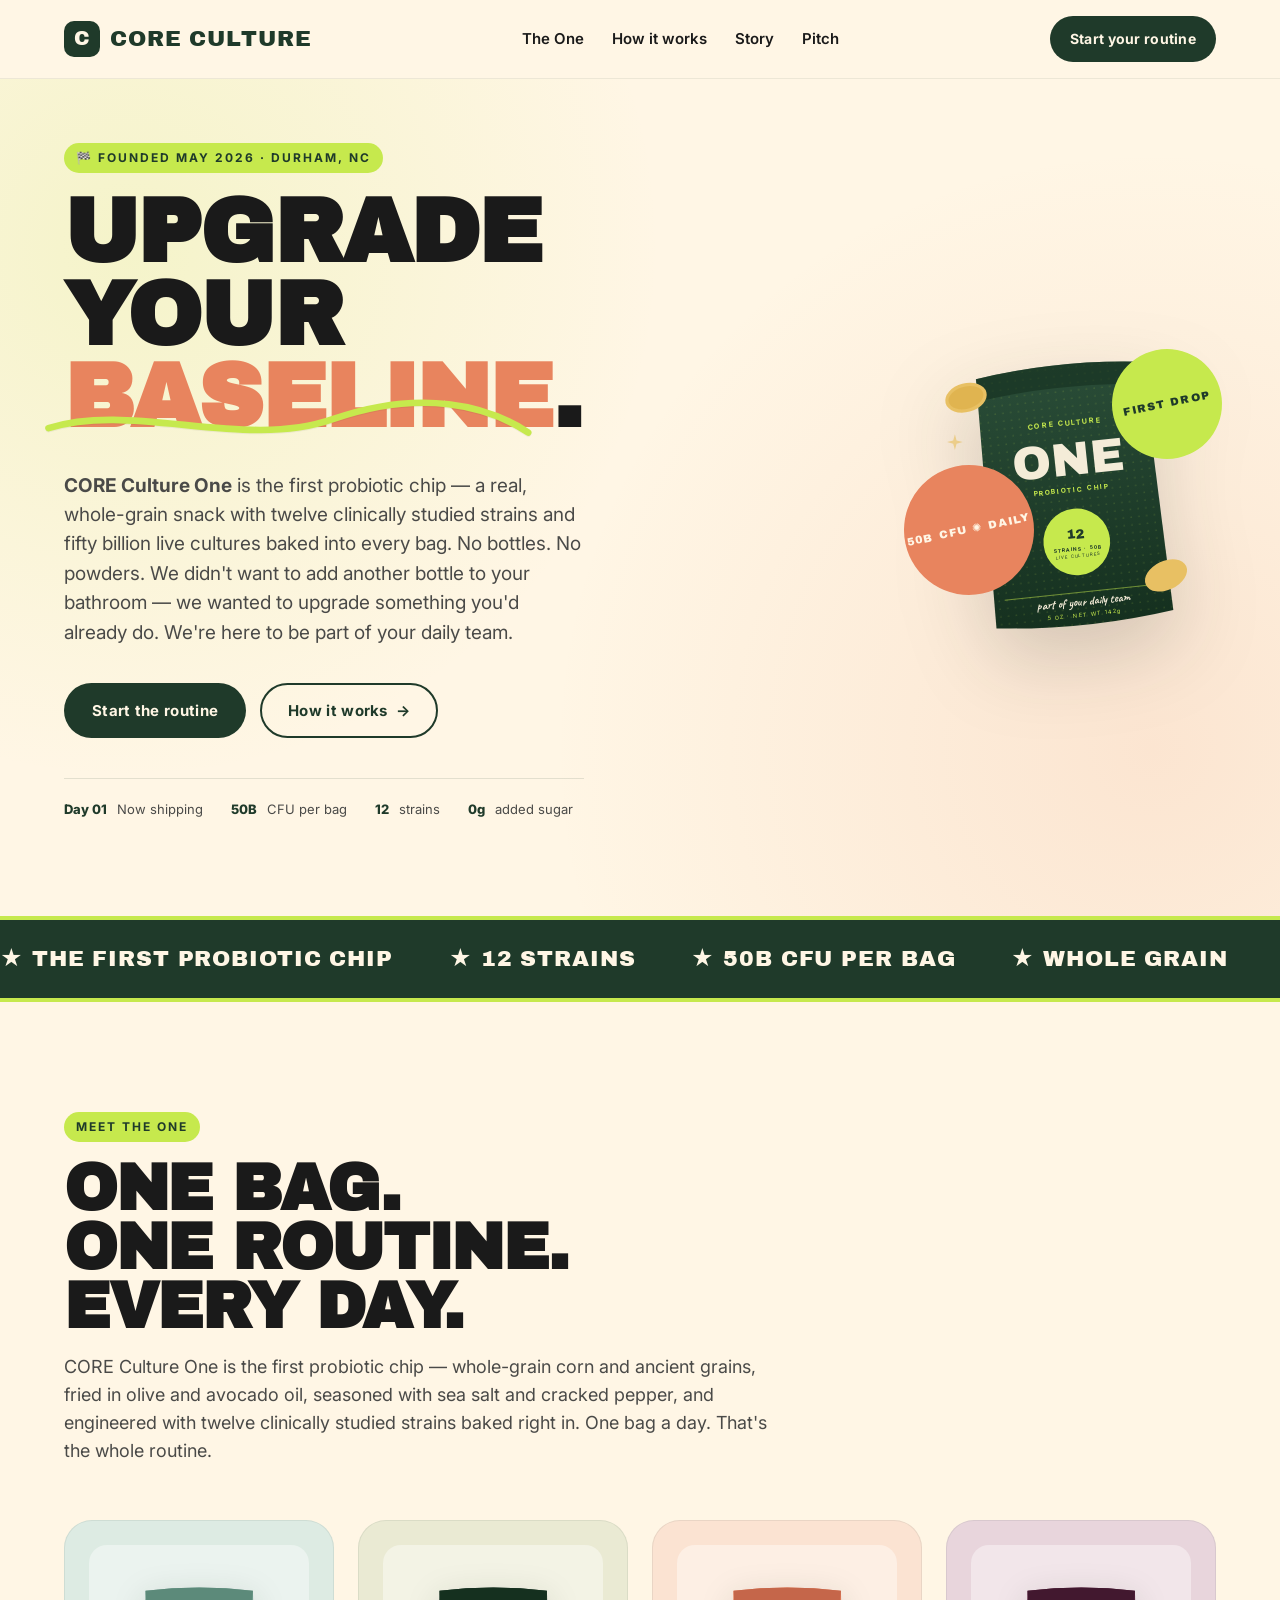
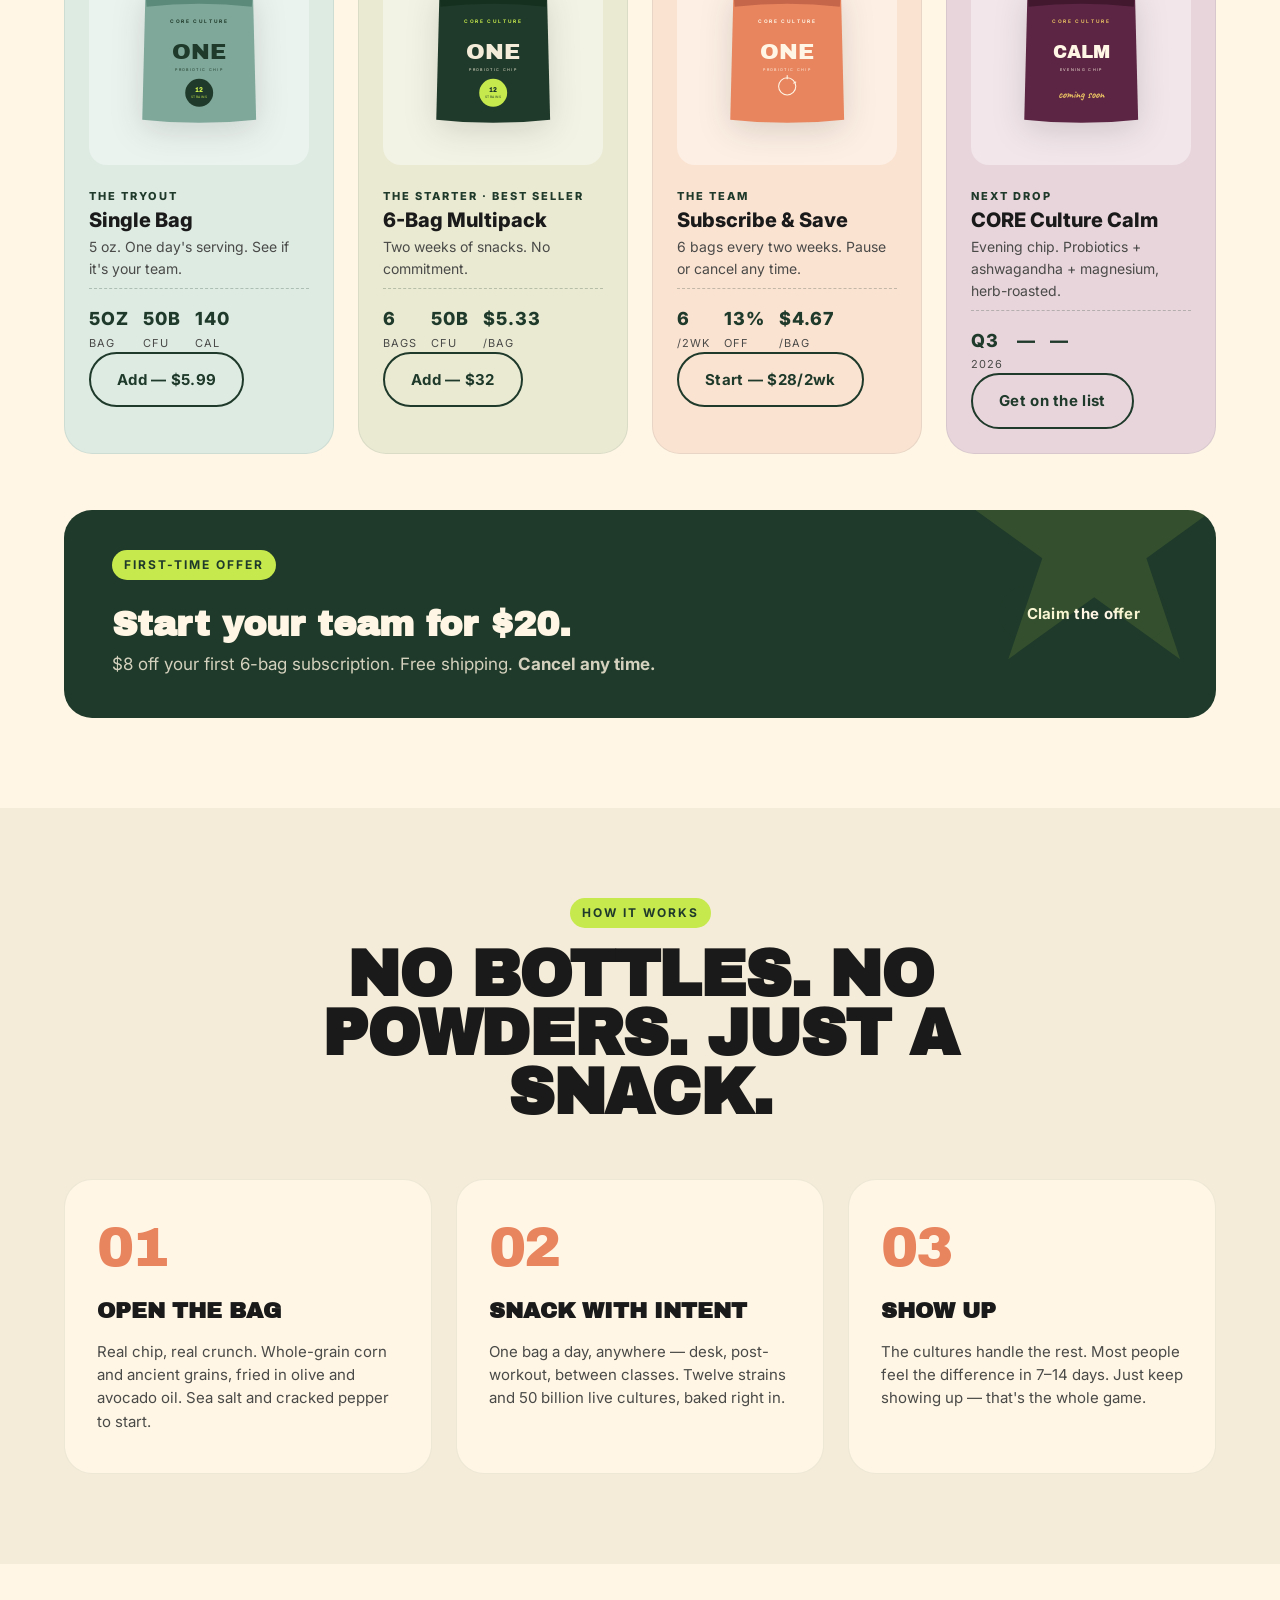
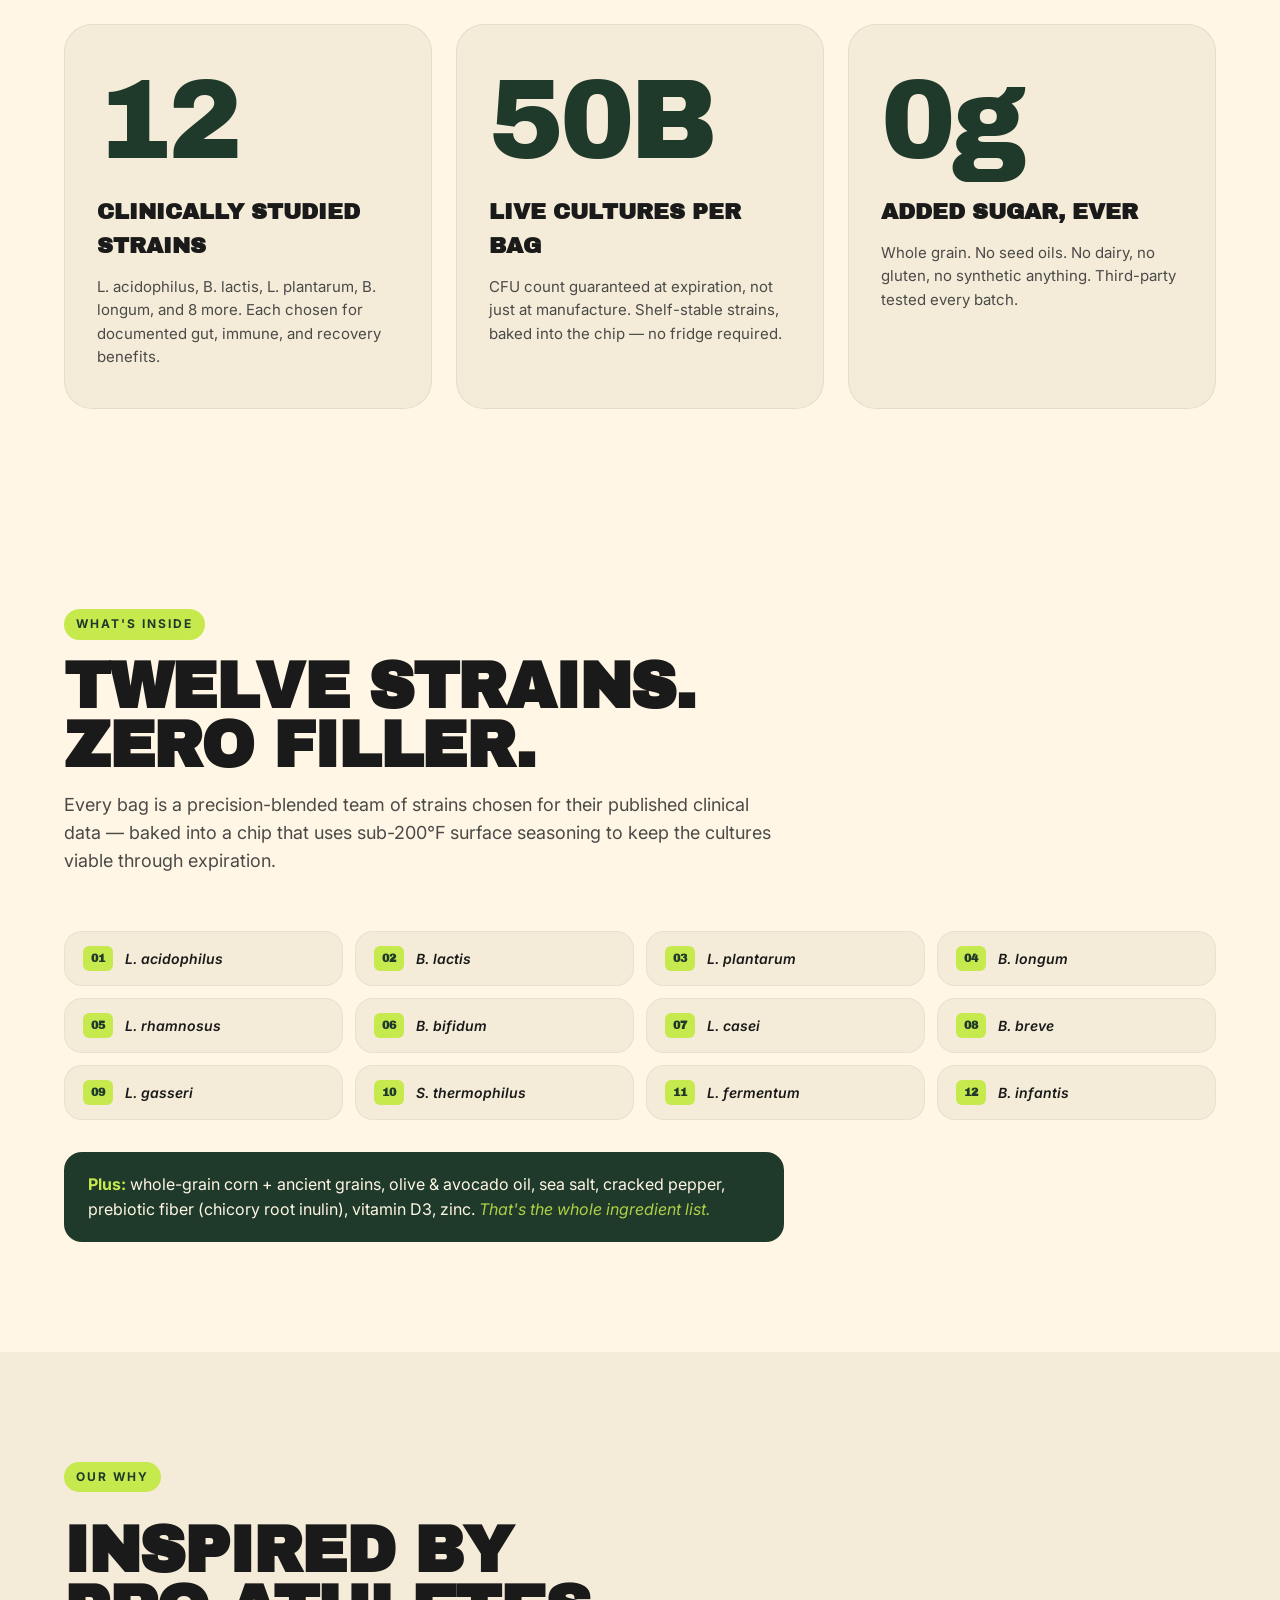
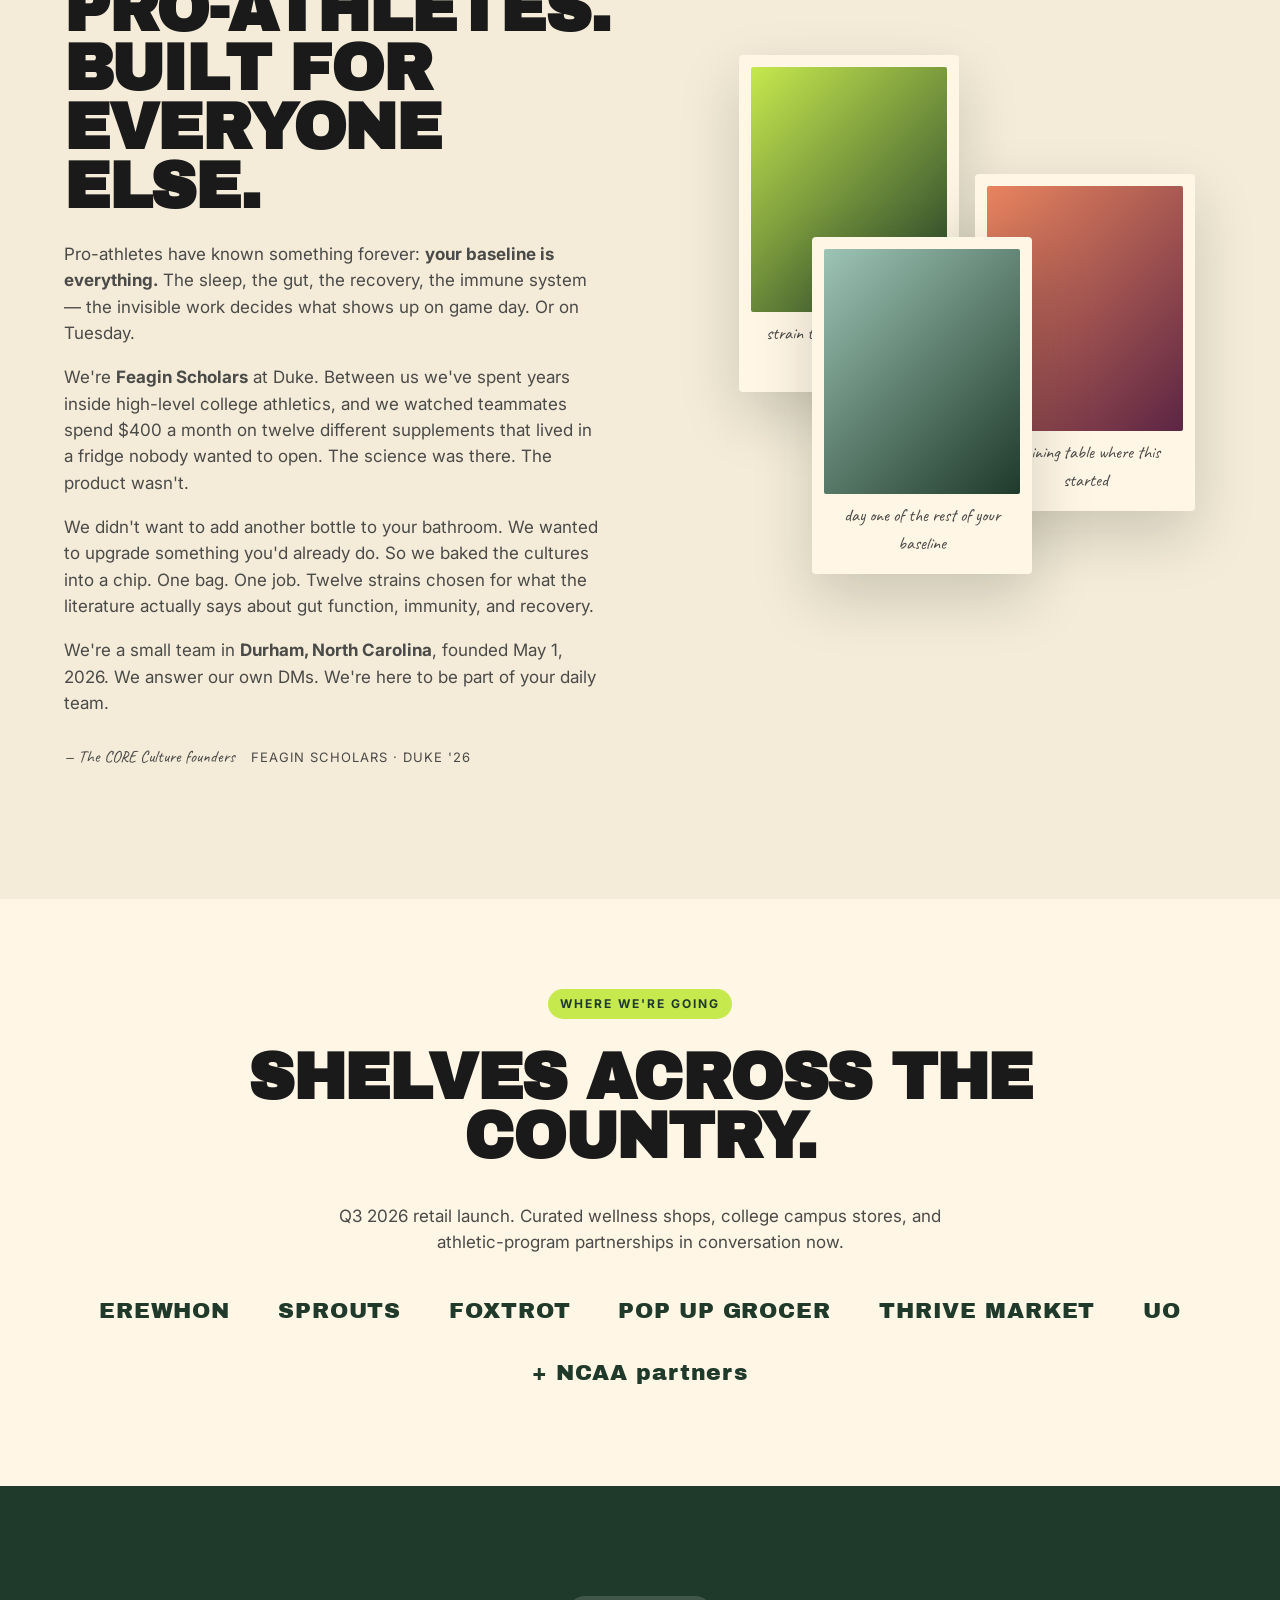
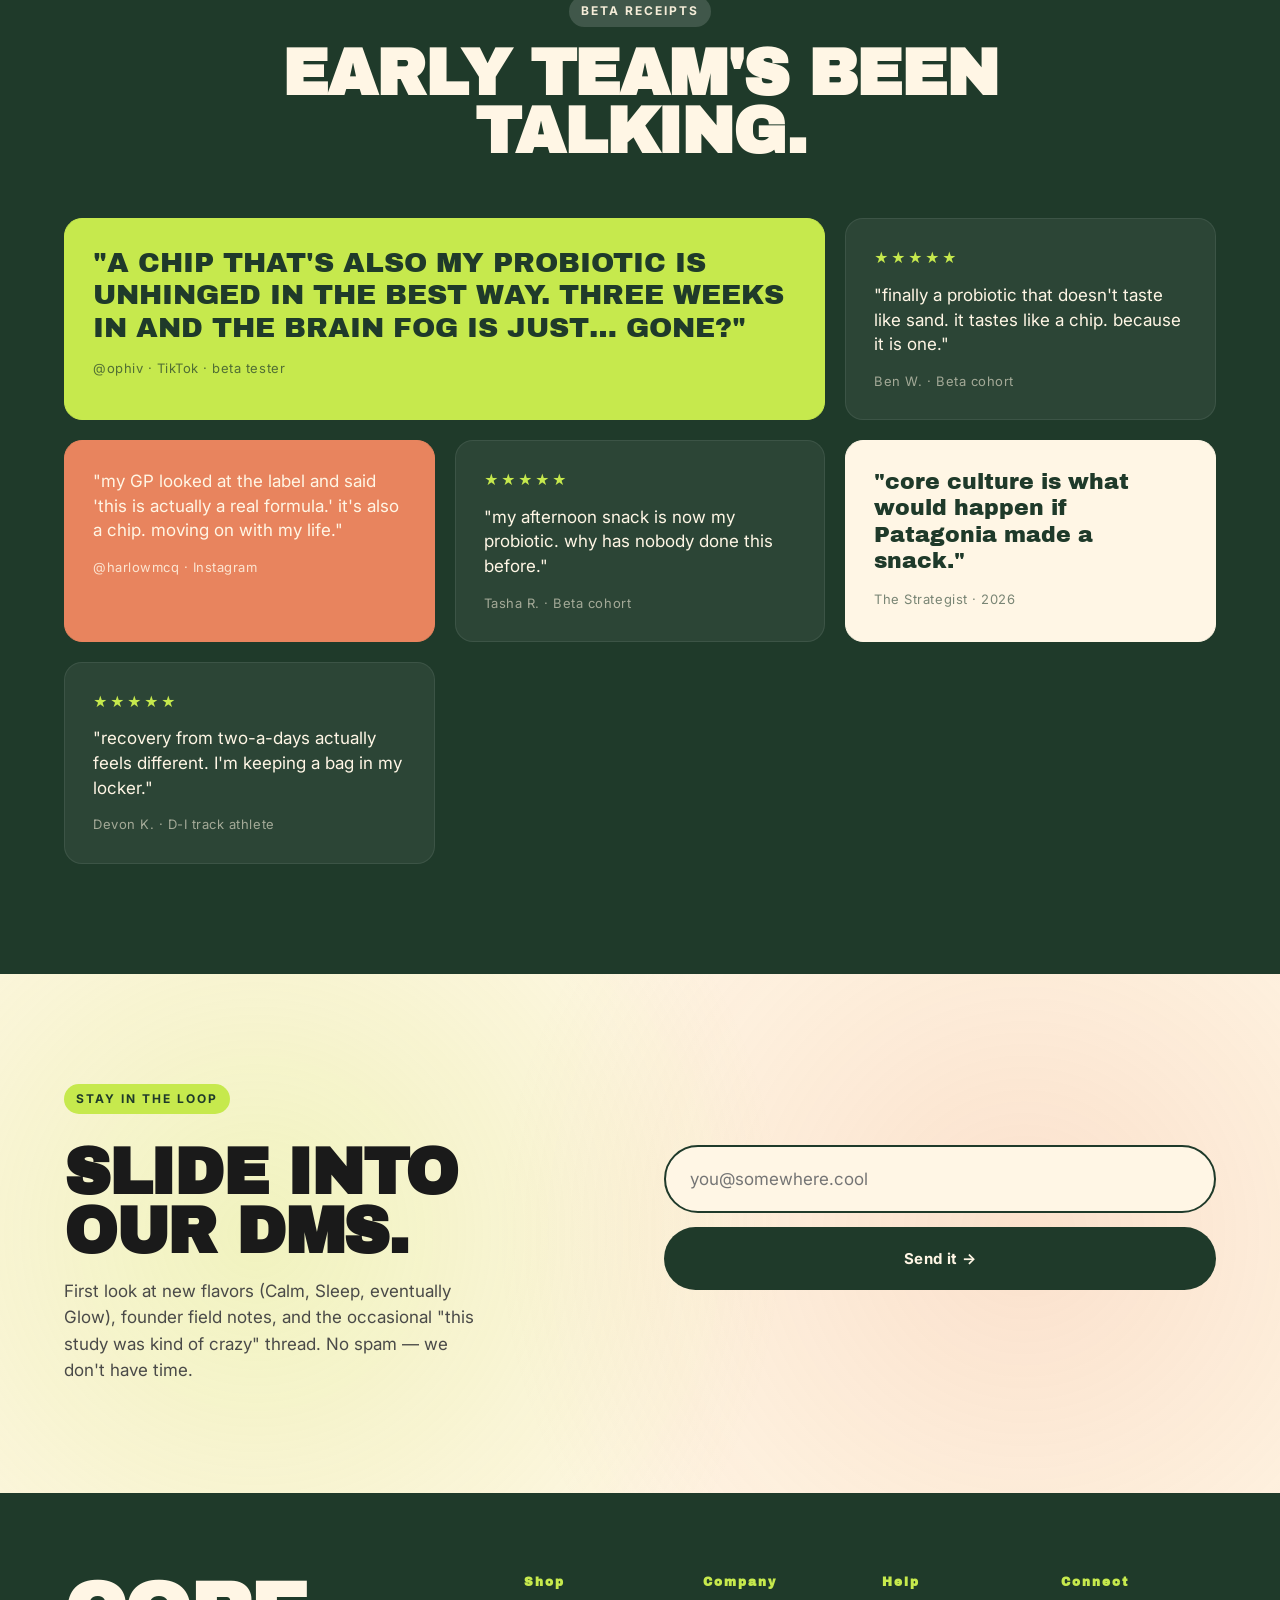
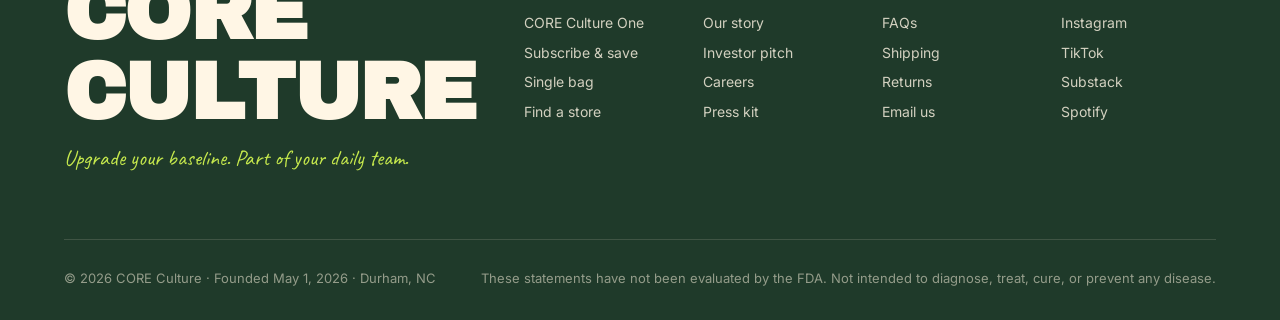
<file: index.html>
<!DOCTYPE html>
<html lang="en">
<head>
  <meta charset="UTF-8" />
  <meta name="viewport" content="width=device-width, initial-scale=1.0" />
  <title>CORE Culture — Upgrade your baseline.</title>
  <meta name="description" content="CORE Culture One: the first probiotic chip. 12 clinically studied strains, 50 billion live cultures, zero added sugar — baked into a real, whole-grain chip you'd already eat. Athlete-inspired. Part of your daily team." />
  <meta name="theme-color" content="#1F3A2A" />

  <meta property="og:title" content="CORE Culture — Upgrade your baseline." />
  <meta property="og:description" content="The first probiotic chip. 12 strains. 50B cultures. No bottles, no powders. Part of your daily team." />
  <meta property="og:type" content="website" />

  <link rel="preconnect" href="https://fonts.googleapis.com" />
  <link rel="preconnect" href="https://fonts.gstatic.com" crossorigin />
  <link href="https://fonts.googleapis.com/css2?family=Archivo+Black&family=Inter:wght@400;500;600;700;800&family=Caveat:wght@500;700&display=swap" rel="stylesheet" />
  <link rel="stylesheet" href="styles.css" />

  <link rel="icon" type="image/svg+xml" href="data:image/svg+xml,%3Csvg xmlns='http://www.w3.org/2000/svg' viewBox='0 0 64 64'%3E%3Crect width='64' height='64' rx='14' fill='%231F3A2A'/%3E%3Ctext x='50%25' y='58%25' font-family='Archivo Black, sans-serif' font-size='28' fill='%23F4ECD8' text-anchor='middle'%3EC%3C/text%3E%3C/svg%3E" />
</head>
<body>
  <a class="skip-link" href="#main">Skip to content</a>

  <header class="nav" id="nav">
    <div class="container nav__inner">
      <a href="#" class="nav__brand" aria-label="CORE Culture home">
        <span class="brand-mark">C</span>
        <span class="brand-text">CORE CULTURE</span>
      </a>
      <nav class="nav__links" aria-label="Primary">
        <a href="#product">The One</a>
        <a href="#how">How it works</a>
        <a href="#story">Story</a>
        <a href="slides/">Pitch</a>
      </nav>
      <a href="#product" class="btn btn--primary nav__cta">Start your routine</a>
      <button class="nav__toggle" aria-label="Open menu" aria-expanded="false" aria-controls="mobileMenu">
        <span></span><span></span><span></span>
      </button>
    </div>
    <div class="nav__mobile" id="mobileMenu" hidden>
      <a href="#product">The One</a>
      <a href="#how">How it works</a>
      <a href="#story">Story</a>
      <a href="slides/">Pitch</a>
      <a href="#product" class="btn btn--primary">Start your routine</a>
    </div>
  </header>

  <main id="main">

    <!-- HERO -->
    <section class="hero">
      <div class="container hero__grid">
        <div class="hero__copy">
          <span class="eyebrow">🏁 Founded May 2026 · Durham, NC</span>
          <h1 class="display">
            UPGRADE YOUR<br />
            <span class="hero__good">BASELINE<svg class="hero__scribble" viewBox="0 0 220 24" aria-hidden="true"><path d="M2 14 C 40 2, 90 24, 130 10 S 200 4, 218 16" fill="none" stroke="currentColor" stroke-width="3" stroke-linecap="round"/></svg></span>.
          </h1>
          <p class="hero__sub">
            <strong>CORE Culture One</strong> is the first probiotic chip — a real, whole-grain snack with twelve clinically studied strains and fifty billion live cultures baked into every bag. No bottles. No powders. We didn't want to add another bottle to your bathroom — we wanted to upgrade something you'd already do. We're here to be part of your daily team.
          </p>
          <div class="hero__cta">
            <a href="#product" class="btn btn--primary">Start the routine</a>
            <a href="#how" class="btn btn--ghost">How it works <span aria-hidden="true">→</span></a>
          </div>
          <div class="hero__meta">
            <div><strong>Day 01</strong> Now shipping</div>
            <div><strong>50B</strong> CFU per bag</div>
            <div><strong>12</strong> strains</div>
            <div><strong>0g</strong> added sugar</div>
          </div>
        </div>

        <div class="hero__art" aria-hidden="true">
          <svg viewBox="0 0 480 540" class="hero__bag">
            <defs>
              <linearGradient id="bagGrad" x1="0" y1="0" x2="0" y2="1">
                <stop offset="0" stop-color="#2A4D38"/>
                <stop offset="1" stop-color="#15301F"/>
              </linearGradient>
              <pattern id="dots" x="0" y="0" width="14" height="14" patternUnits="userSpaceOnUse">
                <circle cx="2" cy="2" r="1.2" fill="#C6E94D" opacity=".25"/>
              </pattern>
            </defs>

            <!-- main chip bag, tilted -->
            <g transform="translate(70 50) rotate(-6 180 240)">
              <path d="M30 20 Q180 0 330 20 L340 470 Q180 490 20 470 Z" fill="url(#bagGrad)"/>
              <path d="M30 20 Q180 0 330 20 L340 470 Q180 490 20 470 Z" fill="url(#dots)"/>
              <path d="M30 20 Q180 0 330 20 L325 60 Q180 42 35 60 Z" fill="#15301F" opacity=".6"/>
              <text x="180" y="120" text-anchor="middle" fill="#C6E94D" font-family="Inter" font-size="13" letter-spacing="3" font-weight="700">CORE CULTURE</text>
              <text x="180" y="210" text-anchor="middle" fill="#F4ECD8" font-family="Archivo Black" font-size="84">ONE</text>
              <text x="180" y="240" text-anchor="middle" fill="#C6E94D" font-family="Inter" font-size="12" letter-spacing="3" font-weight="700">PROBIOTIC CHIP</text>
              <circle cx="180" cy="330" r="60" fill="#C6E94D"/>
              <text x="180" y="324" text-anchor="middle" fill="#1F3A2A" font-family="Archivo Black" font-size="24">12</text>
              <text x="180" y="346" text-anchor="middle" fill="#1F3A2A" font-family="Inter" font-size="9" letter-spacing="2" font-weight="700">STRAINS · 50B</text>
              <text x="180" y="358" text-anchor="middle" fill="#1F3A2A" font-family="Inter" font-size="8" letter-spacing="1.5">LIVE CULTURES</text>
              <rect x="40" y="420" width="280" height="2" fill="#C6E94D" opacity=".5"/>
              <text x="180" y="445" text-anchor="middle" fill="#F4ECD8" font-family="Caveat" font-weight="700" font-size="22">part of your daily team</text>
              <text x="180" y="465" text-anchor="middle" fill="#C6E94D" font-family="Inter" font-size="10" letter-spacing="2">5 OZ · NET WT 142g</text>
            </g>

            <!-- floating chips -->
            <g class="float-1">
              <ellipse cx="60" cy="120" rx="38" ry="26" fill="#E8C063" transform="rotate(-15 60 120)"/>
              <ellipse cx="60" cy="120" rx="32" ry="20" fill="#D9A93F" transform="rotate(-15 60 120)" opacity=".5"/>
            </g>
            <g class="float-2">
              <ellipse cx="430" cy="80" rx="34" ry="22" fill="#E8C063" transform="rotate(20 430 80)"/>
            </g>
            <g class="float-3">
              <ellipse cx="420" cy="440" rx="40" ry="26" fill="#E8C063" transform="rotate(-25 420 440)"/>
            </g>
            <!-- mint/rosemary leaf -->
            <path d="M30 380 Q60 360 90 390 Q60 410 30 380" fill="#C6E94D"/>
            <path d="M55 375 L 65 400" stroke="#1F3A2A" stroke-width="1.5"/>
            <!-- sparkle -->
            <g transform="translate(40 200)" opacity=".65">
              <path d="M0 -14 L 3 -3 L 14 0 L 3 3 L 0 14 L -3 3 L -14 0 L -3 -3 Z" fill="#E8C063"/>
            </g>
          </svg>
          <div class="hero__sticker hero__sticker--1"><span>FIRST DROP</span></div>
          <div class="hero__sticker hero__sticker--2"><span>50B CFU ✺ DAILY</span></div>
        </div>
      </div>
    </section>

    <!-- MARQUEE -->
    <section class="marquee" aria-hidden="true">
      <div class="marquee__track">
        <span>★ THE FIRST PROBIOTIC CHIP</span>
        <span>★ 12 STRAINS</span>
        <span>★ 50B CFU PER BAG</span>
        <span>★ WHOLE GRAIN</span>
        <span>★ NO SEED OILS</span>
        <span>★ 0g ADDED SUGAR</span>
        <span>★ THIRD-PARTY TESTED</span>
        <span>★ THE FIRST PROBIOTIC CHIP</span>
        <span>★ 12 STRAINS</span>
        <span>★ 50B CFU PER BAG</span>
        <span>★ WHOLE GRAIN</span>
        <span>★ NO SEED OILS</span>
        <span>★ 0g ADDED SUGAR</span>
        <span>★ THIRD-PARTY TESTED</span>
      </div>
    </section>

    <!-- PRODUCT -->
    <section class="products" id="product">
      <div class="container">
        <header class="section-head">
          <span class="eyebrow">Meet The One</span>
          <h2 class="display section-head__title">One bag.<br/>One routine.<br/>Every day.</h2>
          <p class="section-head__sub">CORE Culture One is the first probiotic chip — whole-grain corn and ancient grains, fried in olive and avocado oil, seasoned with sea salt and cracked pepper, and engineered with twelve clinically studied strains baked right in. One bag a day. That's the whole routine.</p>
        </header>

        <div class="products__grid">
          <!-- The Tryout: Single bag -->
          <article class="card" data-color="aqua">
            <div class="card__art">
              <svg viewBox="0 0 240 280" class="card__bag" aria-hidden="true">
                <path d="M20 20 Q120 8 220 20 L226 260 Q120 272 14 260 Z" fill="#7FA89A"/>
                <path d="M20 20 Q120 8 220 20 L218 50 Q120 38 22 50 Z" fill="#5C8A7A"/>
                <text x="120" y="80" text-anchor="middle" fill="#1F3A2A" font-family="Inter" font-size="9" letter-spacing="3" font-weight="700">CORE CULTURE</text>
                <text x="120" y="148" text-anchor="middle" fill="#1F3A2A" font-family="Archivo Black" font-size="42">ONE</text>
                <text x="120" y="170" text-anchor="middle" fill="#1F3A2A" font-family="Inter" font-size="7" letter-spacing="2.5">PROBIOTIC CHIP</text>
                <circle cx="120" cy="210" r="26" fill="#1F3A2A"/>
                <text x="120" y="208" text-anchor="middle" fill="#C6E94D" font-family="Archivo Black" font-size="11">12</text>
                <text x="120" y="220" text-anchor="middle" fill="#C6E94D" font-family="Inter" font-size="6" letter-spacing="1">STRAINS</text>
              </svg>
            </div>
            <div class="card__body">
              <span class="card__tag">THE TRYOUT</span>
              <h3 class="card__name">Single Bag</h3>
              <p class="card__desc">5 oz. One day's serving. See if it's your team.</p>
              <ul class="card__stats">
                <li><strong>5oz</strong>bag</li>
                <li><strong>50B</strong>CFU</li>
                <li><strong>140</strong>cal</li>
              </ul>
              <button class="btn btn--ghost card__btn">Add — $5.99</button>
            </div>
          </article>

          <!-- The Starter: 6-pack -->
          <article class="card" data-color="green">
            <div class="card__art">
              <svg viewBox="0 0 240 280" class="card__bag" aria-hidden="true">
                <path d="M20 20 Q120 8 220 20 L226 260 Q120 272 14 260 Z" fill="#1F3A2A"/>
                <path d="M20 20 Q120 8 220 20 L218 50 Q120 38 22 50 Z" fill="#15301F"/>
                <text x="120" y="80" text-anchor="middle" fill="#C6E94D" font-family="Inter" font-size="9" letter-spacing="3" font-weight="700">CORE CULTURE</text>
                <text x="120" y="148" text-anchor="middle" fill="#F4ECD8" font-family="Archivo Black" font-size="42">ONE</text>
                <text x="120" y="170" text-anchor="middle" fill="#F4ECD8" font-family="Inter" font-size="7" letter-spacing="2.5">PROBIOTIC CHIP</text>
                <circle cx="120" cy="210" r="26" fill="#C6E94D"/>
                <text x="120" y="208" text-anchor="middle" fill="#1F3A2A" font-family="Archivo Black" font-size="11">12</text>
                <text x="120" y="220" text-anchor="middle" fill="#1F3A2A" font-family="Inter" font-size="6" letter-spacing="1">STRAINS</text>
              </svg>
            </div>
            <div class="card__body">
              <span class="card__tag">THE STARTER · BEST SELLER</span>
              <h3 class="card__name">6-Bag Multipack</h3>
              <p class="card__desc">Two weeks of snacks. No commitment.</p>
              <ul class="card__stats">
                <li><strong>6</strong>bags</li>
                <li><strong>50B</strong>CFU</li>
                <li><strong>$5.33</strong>/bag</li>
              </ul>
              <button class="btn btn--ghost card__btn">Add — $32</button>
            </div>
          </article>

          <!-- The Team: subscription -->
          <article class="card" data-color="coral">
            <div class="card__art">
              <svg viewBox="0 0 240 280" class="card__bag" aria-hidden="true">
                <path d="M20 20 Q120 8 220 20 L226 260 Q120 272 14 260 Z" fill="#E8845E"/>
                <path d="M20 20 Q120 8 220 20 L218 50 Q120 38 22 50 Z" fill="#C5664A"/>
                <text x="120" y="80" text-anchor="middle" fill="#FFF6E5" font-family="Inter" font-size="9" letter-spacing="3" font-weight="700">CORE CULTURE</text>
                <text x="120" y="148" text-anchor="middle" fill="#FFF6E5" font-family="Archivo Black" font-size="42">ONE</text>
                <text x="120" y="170" text-anchor="middle" fill="#FFF6E5" font-family="Inter" font-size="7" letter-spacing="2.5">PROBIOTIC CHIP</text>
                <path d="M104 198 a16 16 0 1 0 32 0 a16 16 0 1 0 -32 0 M120 184 v-6 M132 192 l4 -2" stroke="#FFF6E5" stroke-width="2" fill="none" stroke-linecap="round"/>
              </svg>
            </div>
            <div class="card__body">
              <span class="card__tag">THE TEAM</span>
              <h3 class="card__name">Subscribe &amp; Save</h3>
              <p class="card__desc">6 bags every two weeks. Pause or cancel any time.</p>
              <ul class="card__stats">
                <li><strong>6</strong>/2wk</li>
                <li><strong>13%</strong>off</li>
                <li><strong>$4.67</strong>/bag</li>
              </ul>
              <button class="btn btn--ghost card__btn">Start — $28/2wk</button>
            </div>
          </article>

          <!-- Next Drop -->
          <article class="card" data-color="beet">
            <div class="card__art">
              <svg viewBox="0 0 240 280" class="card__bag" aria-hidden="true">
                <path d="M20 20 Q120 8 220 20 L226 260 Q120 272 14 260 Z" fill="#5C2543"/>
                <path d="M20 20 Q120 8 220 20 L218 50 Q120 38 22 50 Z" fill="#42182F"/>
                <text x="120" y="80" text-anchor="middle" fill="#E8C063" font-family="Inter" font-size="9" letter-spacing="3" font-weight="700">CORE CULTURE</text>
                <text x="120" y="146" text-anchor="middle" fill="#FFF6E5" font-family="Archivo Black" font-size="34">CALM</text>
                <text x="120" y="170" text-anchor="middle" fill="#FFF6E5" font-family="Inter" font-size="7" letter-spacing="2.5">EVENING CHIP</text>
                <text x="120" y="220" text-anchor="middle" fill="#E8C063" font-family="Caveat" font-size="22" font-weight="700">coming soon</text>
              </svg>
            </div>
            <div class="card__body">
              <span class="card__tag">NEXT DROP</span>
              <h3 class="card__name">CORE Culture Calm</h3>
              <p class="card__desc">Evening chip. Probiotics + ashwagandha + magnesium, herb-roasted.</p>
              <ul class="card__stats">
                <li><strong>Q3</strong>2026</li>
                <li><strong>—</strong></li>
                <li><strong>—</strong></li>
              </ul>
              <button class="btn btn--ghost card__btn">Get on the list</button>
            </div>
          </article>
        </div>

        <div class="bundle">
          <div>
            <span class="eyebrow">First-time offer</span>
            <h3 class="bundle__title">Start your team for $20.</h3>
            <p>$8 off your first 6-bag subscription. Free shipping. <strong>Cancel any time.</strong></p>
          </div>
          <a href="#" class="btn btn--primary">Claim the offer</a>
        </div>
      </div>
    </section>

    <!-- HOW IT WORKS -->
    <section class="how" id="how">
      <div class="container">
        <header class="section-head section-head--center">
          <span class="eyebrow">How it works</span>
          <h2 class="display">No bottles. No powders. Just a snack.</h2>
        </header>

        <div class="how__grid">
          <div class="how__step">
            <div class="how__num">01</div>
            <h3>Open the bag</h3>
            <p>Real chip, real crunch. Whole-grain corn and ancient grains, fried in olive and avocado oil. Sea salt and cracked pepper to start.</p>
          </div>
          <div class="how__step">
            <div class="how__num">02</div>
            <h3>Snack with intent</h3>
            <p>One bag a day, anywhere — desk, post-workout, between classes. Twelve strains and 50 billion live cultures, baked right in.</p>
          </div>
          <div class="how__step">
            <div class="how__num">03</div>
            <h3>Show up</h3>
            <p>The cultures handle the rest. Most people feel the difference in 7–14 days. Just keep showing up — that's the whole game.</p>
          </div>
        </div>
      </div>
    </section>

    <!-- PILLARS -->
    <section class="pillars">
      <div class="container">
        <div class="pillars__grid">
          <div class="pillar">
            <div class="pillar__num">12</div>
            <h3>clinically studied strains</h3>
            <p>L. acidophilus, B. lactis, L. plantarum, B. longum, and 8 more. Each chosen for documented gut, immune, and recovery benefits.</p>
          </div>
          <div class="pillar">
            <div class="pillar__num">50B</div>
            <h3>live cultures per bag</h3>
            <p>CFU count guaranteed at expiration, not just at manufacture. Shelf-stable strains, baked into the chip — no fridge required.</p>
          </div>
          <div class="pillar">
            <div class="pillar__num">0g</div>
            <h3>added sugar, ever</h3>
            <p>Whole grain. No seed oils. No dairy, no gluten, no synthetic anything. Third-party tested every batch.</p>
          </div>
        </div>
      </div>
    </section>

    <!-- INSIDE THE CHIP -->
    <section class="inside">
      <div class="container">
        <header class="section-head">
          <span class="eyebrow">What's inside</span>
          <h2 class="display section-head__title">Twelve strains.<br/>Zero filler.</h2>
          <p class="section-head__sub">Every bag is a precision-blended team of strains chosen for their published clinical data — baked into a chip that uses sub-200°F surface seasoning to keep the cultures viable through expiration.</p>
        </header>

        <div class="strain-grid">
          <div class="strain"><span>01</span> L. acidophilus</div>
          <div class="strain"><span>02</span> B. lactis</div>
          <div class="strain"><span>03</span> L. plantarum</div>
          <div class="strain"><span>04</span> B. longum</div>
          <div class="strain"><span>05</span> L. rhamnosus</div>
          <div class="strain"><span>06</span> B. bifidum</div>
          <div class="strain"><span>07</span> L. casei</div>
          <div class="strain"><span>08</span> B. breve</div>
          <div class="strain"><span>09</span> L. gasseri</div>
          <div class="strain"><span>10</span> S. thermophilus</div>
          <div class="strain"><span>11</span> L. fermentum</div>
          <div class="strain"><span>12</span> B. infantis</div>
        </div>

        <p class="inside__plus"><strong>Plus:</strong> whole-grain corn + ancient grains, olive &amp; avocado oil, sea salt, cracked pepper, prebiotic fiber (chicory root inulin), vitamin D3, zinc. <em>That's the whole ingredient list.</em></p>
      </div>
    </section>

    <!-- STORY -->
    <section class="story" id="story">
      <div class="container story__grid">
        <div class="story__copy">
          <span class="eyebrow">Our why</span>
          <h2 class="display">Inspired by pro-athletes.<br/>Built for everyone else.</h2>
          <p>Pro-athletes have known something forever: <strong>your baseline is everything.</strong> The sleep, the gut, the recovery, the immune system — the invisible work decides what shows up on game day. Or on Tuesday.</p>
          <p>We're <strong>Feagin Scholars</strong> at Duke. Between us we've spent years inside high-level college athletics, and we watched teammates spend $400 a month on twelve different supplements that lived in a fridge nobody wanted to open. The science was there. The product wasn't.</p>
          <p>We didn't want to add another bottle to your bathroom. We wanted to upgrade something you'd already do. So we baked the cultures into a chip. One bag. One job. Twelve strains chosen for what the literature actually says about gut function, immunity, and recovery.</p>
          <p>We're a small team in <strong>Durham, North Carolina</strong>, founded May 1, 2026. We answer our own DMs. We're here to be part of your daily team.</p>
          <p class="story__sign">— The CORE Culture founders <span class="story__role">Feagin Scholars · Duke '26</span></p>
        </div>
        <div class="story__art">
          <div class="polaroid polaroid--1">
            <div class="polaroid__img" style="background: linear-gradient(135deg,#C6E94D,#1F3A2A)"></div>
            <p>strain trial #14 — Durham, march '26</p>
          </div>
          <div class="polaroid polaroid--2">
            <div class="polaroid__img" style="background: linear-gradient(135deg,#E8845E,#5C2543)"></div>
            <p>training table where this started</p>
          </div>
          <div class="polaroid polaroid--3">
            <div class="polaroid__img" style="background: linear-gradient(135deg,#9DC4B5,#1F3A2A)"></div>
            <p>day one of the rest of your baseline</p>
          </div>
        </div>
      </div>
    </section>

    <!-- STOCKISTS -->
    <section class="stockists" id="stockists">
      <div class="container">
        <span class="eyebrow">Where we're going</span>
        <h2 class="display">Shelves across the country.</h2>
        <p style="max-width: 640px; margin: 0 auto 32px; color: var(--ink-soft);">Q3 2026 retail launch. Curated wellness shops, college campus stores, and athletic-program partnerships in conversation now.</p>
        <div class="stockists__logos">
          <span>EREWHON</span>
          <span>SPROUTS</span>
          <span>FOXTROT</span>
          <span>POP UP GROCER</span>
          <span>THRIVE MARKET</span>
          <span>UO</span>
          <span>+ NCAA partners</span>
        </div>
      </div>
    </section>

    <!-- SOCIAL PROOF -->
    <section class="social">
      <div class="container">
        <header class="section-head section-head--center">
          <span class="eyebrow eyebrow--light">Beta receipts</span>
          <h2 class="display">Early team's been talking.</h2>
        </header>

        <div class="social__grid">
          <article class="quote quote--lg">
            <p>"a chip that's also my probiotic is unhinged in the best way. three weeks in and the brain fog is just… gone?"</p>
            <footer>@ophiv · TikTok · beta tester</footer>
          </article>
          <article class="quote">
            <div class="stars">★★★★★</div>
            <p>"finally a probiotic that doesn't taste like sand. it tastes like a chip. because it is one."</p>
            <footer>Ben W. · Beta cohort</footer>
          </article>
          <article class="quote quote--accent">
            <p>"my GP looked at the label and said 'this is actually a real formula.' it's also a chip. moving on with my life."</p>
            <footer>@harlowmcq · Instagram</footer>
          </article>
          <article class="quote">
            <div class="stars">★★★★★</div>
            <p>"my afternoon snack is now my probiotic. why has nobody done this before."</p>
            <footer>Tasha R. · Beta cohort</footer>
          </article>
          <article class="quote quote--dark">
            <p>"core culture is what would happen if Patagonia made a snack."</p>
            <footer>The Strategist · 2026</footer>
          </article>
          <article class="quote">
            <div class="stars">★★★★★</div>
            <p>"recovery from two-a-days actually feels different. I'm keeping a bag in my locker."</p>
            <footer>Devon K. · D-I track athlete</footer>
          </article>
        </div>
      </div>
    </section>

    <!-- NEWSLETTER -->
    <section class="newsletter">
      <div class="container newsletter__inner">
        <div>
          <span class="eyebrow">Stay in the loop</span>
          <h2 class="display">Slide into our DMs.</h2>
          <p>First look at new flavors (Calm, Sleep, eventually Glow), founder field notes, and the occasional "this study was kind of crazy" thread. No spam — we don't have time.</p>
        </div>
        <form class="newsletter__form" id="newsletterForm" novalidate>
          <label for="email" class="visually-hidden">Email address</label>
          <input id="email" name="email" type="email" placeholder="you@somewhere.cool" required />
          <button type="submit" class="btn btn--primary">Send it →</button>
          <p class="newsletter__msg" id="newsletterMsg" aria-live="polite"></p>
        </form>
      </div>
    </section>

  </main>

  <footer class="footer">
    <div class="container">
      <div class="footer__top">
        <div class="footer__brand">
          <h2 class="footer__wordmark">CORE CULTURE</h2>
          <p>Upgrade your baseline. Part of your daily team.</p>
        </div>
        <div class="footer__cols">
          <div>
            <h4>Shop</h4>
            <a href="#product">CORE Culture One</a>
            <a href="#product">Subscribe &amp; save</a>
            <a href="#product">Single bag</a>
            <a href="#stockists">Find a store</a>
          </div>
          <div>
            <h4>Company</h4>
            <a href="#story">Our story</a>
            <a href="slides/">Investor pitch</a>
            <a href="#">Careers</a>
            <a href="#">Press kit</a>
          </div>
          <div>
            <h4>Help</h4>
            <a href="#">FAQs</a>
            <a href="#">Shipping</a>
            <a href="#">Returns</a>
            <a href="mailto:hi@coreculture.co">Email us</a>
          </div>
          <div>
            <h4>Connect</h4>
            <a href="#">Instagram</a>
            <a href="#">TikTok</a>
            <a href="#">Substack</a>
            <a href="#">Spotify</a>
          </div>
        </div>
      </div>
      <div class="footer__bottom">
        <span>© 2026 CORE Culture · Founded May 1, 2026 · Durham, NC</span>
        <span>These statements have not been evaluated by the FDA. Not intended to diagnose, treat, cure, or prevent any disease.</span>
      </div>
    </div>
  </footer>

  <script src="app.js" defer></script>
</body>
</html>
</file>
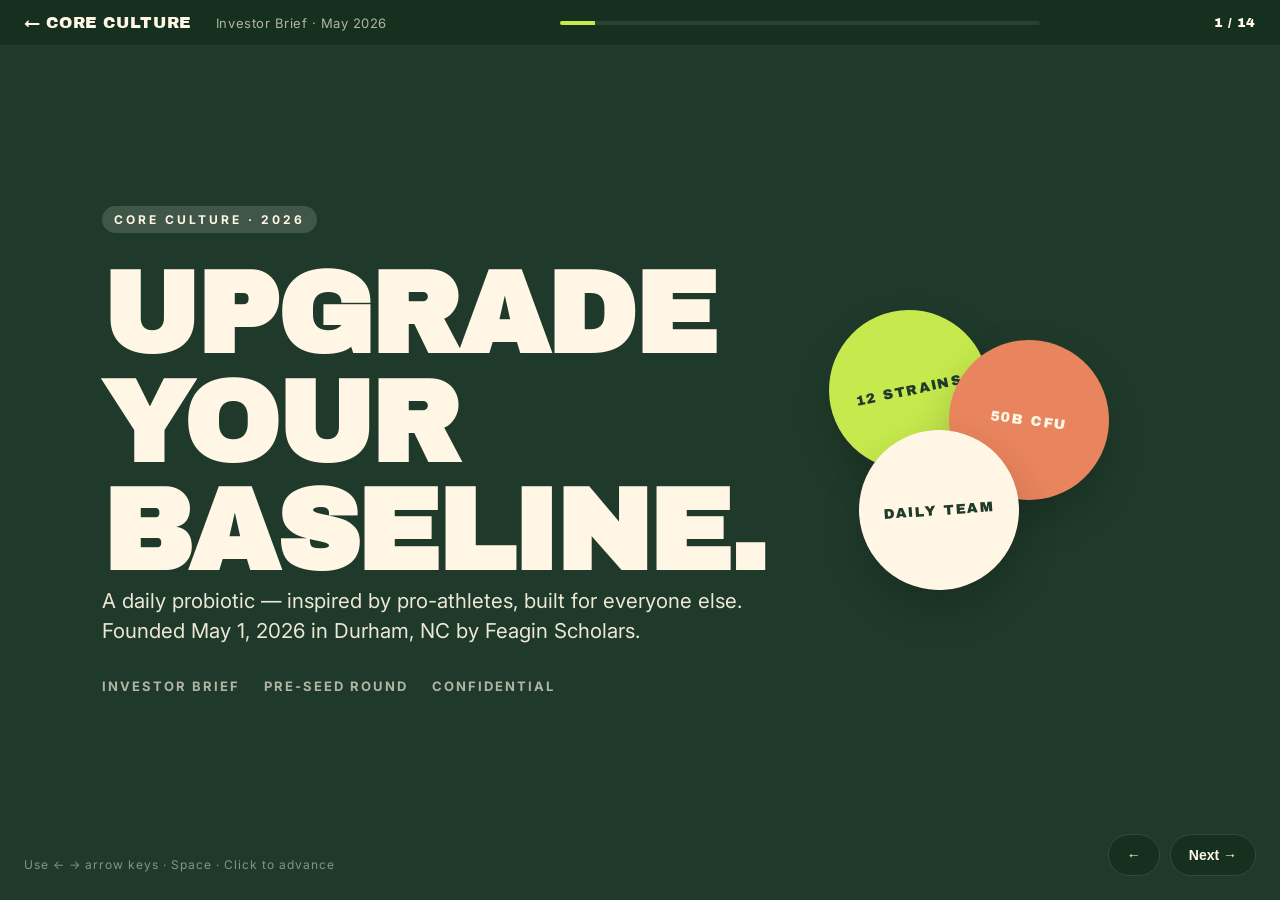
<file: slides/index.html>
<!DOCTYPE html>
<html lang="en">
<head>
  <meta charset="UTF-8" />
  <meta name="viewport" content="width=device-width, initial-scale=1.0" />
  <title>CORE Culture — Investor Brief</title>
  <meta name="description" content="CORE Culture pitch deck — daily probiotic for the health-loud generation. Founded May 2026 in Durham, NC by Feagin Scholars." />
  <link rel="preconnect" href="https://fonts.googleapis.com" />
  <link rel="preconnect" href="https://fonts.gstatic.com" crossorigin />
  <link href="https://fonts.googleapis.com/css2?family=Archivo+Black&family=Inter:wght@400;500;600;700;800&family=Caveat:wght@500;700&display=swap" rel="stylesheet" />
  <link rel="stylesheet" href="slides.css" />
</head>
<body>

  <header class="deck-bar">
    <a href="../" class="deck-bar__brand">← CORE CULTURE</a>
    <span class="deck-bar__title">Investor Brief · May 2026</span>
    <div class="deck-bar__progress"><div id="progress"></div></div>
    <span class="deck-bar__count"><span id="curIdx">1</span> / <span id="total">14</span></span>
  </header>

  <main class="deck" id="deck">

    <!-- 1. Title -->
    <section class="slide slide--title" data-color="moss">
      <div class="slide__inner">
        <span class="kicker">CORE CULTURE · 2026</span>
        <h1 class="display xxl">UPGRADE<br/>YOUR<br/>BASELINE.</h1>
        <p class="lead">A daily probiotic — inspired by pro-athletes, built for everyone else. Founded May 1, 2026 in Durham, NC by Feagin Scholars.</p>
        <div class="meta-row">
          <span>Investor Brief</span>
          <span>Pre-Seed Round</span>
          <span>Confidential</span>
        </div>
      </div>
      <div class="slide__art">
        <div class="badge-stack">
          <div class="badge badge--lime">12 STRAINS</div>
          <div class="badge badge--coral">50B CFU</div>
          <div class="badge badge--cream">DAILY TEAM</div>
        </div>
      </div>
    </section>

    <!-- 2. Problem -->
    <section class="slide" data-color="cream">
      <div class="slide__inner">
        <span class="kicker">01 / The Problem</span>
        <h2 class="display xl">Probiotics still feel like a chore.</h2>
        <p class="lead">Gen Z is more health-aware than any generation before — and more frustrated with the supplement aisle. Refrigerated bottles, capsule fatigue, fifty-ingredient labels, and brands that talk about your microbiome like a marketing department.</p>
        <ul class="bullet-grid">
          <li><strong>78%</strong> of Gen Z read supplement labels before buying.</li>
          <li><strong>62%</strong> distrust "wellness" claims from legacy supplement brands.</li>
          <li><strong>$95B</strong> probiotic market by 2030, growing 14% YoY — most innovation is repackaging.</li>
        </ul>
      </div>
    </section>

    <!-- 3. Why now -->
    <section class="slide" data-color="lime">
      <div class="slide__inner">
        <span class="kicker">02 / Why Now</span>
        <h2 class="display xl">Gut health is the new performance metric.</h2>
        <div class="stat-row">
          <div class="stat"><div class="stat__num">$143B</div><div class="stat__lbl">Gen Z health + wellness spend, 2026</div></div>
          <div class="stat"><div class="stat__num">3.2x</div><div class="stat__lbl">More likely to switch brands over values</div></div>
          <div class="stat"><div class="stat__num">71%</div><div class="stat__lbl">Take a daily supplement; only 28% love it</div></div>
        </div>
        <p class="lead">"Recovery culture" went mainstream — pro-athlete habits became Gen Z habits. TikTok-native brands (Poppi, Liquid Death, Olipop) prove a category can be redefined in 36 months. Probiotics are next.</p>
      </div>
    </section>

    <!-- 4. Solution -->
    <section class="slide" data-color="moss">
      <div class="slide__inner">
        <span class="kicker">03 / The Solution</span>
        <h2 class="display xl">CORE Culture One: the daily probiotic that earns its routine.</h2>
        <p class="lead">The first probiotic chip — a real, whole-grain snack with twelve clinically studied strains and fifty billion live cultures baked into every bag. No bottles. No powders. The supplement that hides inside something you'd already eat.</p>
        <ul class="check-list">
          <li>12 strains chosen for published gut, immune, and recovery data</li>
          <li>50B CFU guaranteed at expiration, not just manufacture</li>
          <li>Shelf-stable — no refrigeration, no chalky funk</li>
          <li>0g added sugar, dairy-free, third-party tested every batch</li>
          <li>Athlete-inspired. Built in Durham. Founder-led.</li>
        </ul>
      </div>
    </section>

    <!-- 5. The line -->
    <section class="slide slide--line" data-color="cream">
      <div class="slide__inner">
        <span class="kicker">04 / The Product Line</span>
        <h2 class="display xl">Start with One. Build the team.</h2>
        <div class="bag-row">
          <div class="bag bag--green"><span class="bag__title">CORE ONE</span><span class="bag__desc">Daily Probiotic — shipping now</span></div>
          <div class="bag bag--coral"><span class="bag__title">CORE CALM</span><span class="bag__desc">Evening Blend — Q3 '26</span></div>
          <div class="bag bag--aqua"><span class="bag__title">CORE SLEEP</span><span class="bag__desc">Recovery Stack — Q4 '26</span></div>
          <div class="bag bag--beet"><span class="bag__title">CORE GLOW</span><span class="bag__desc">Skin Axis — 2027</span></div>
        </div>
        <p class="lead small">$32 / 6-bag multipack · $28/2wk subscription · Whole-grain, probiotic-baked, third-party tested</p>
      </div>
    </section>

    <!-- 6. Brand -->
    <section class="slide" data-color="coral">
      <div class="slide__inner">
        <span class="kicker">05 / Brand</span>
        <h2 class="display xl">"Upgrade your baseline." We want to be part of your daily team.</h2>
        <p class="lead">Athlete-inspired without being a sports brand. Science-grounded without being clinical. Conversational, self-aware, built for TikTok-native discovery — and the kind of brand a Gen Z consumer would build if they had a product team.</p>
        <div class="quote-block">
          "core culture is what would happen if Patagonia made a probiotic."<br/>
          <em>— The Strategist, 2026</em>
        </div>
      </div>
    </section>

    <!-- 7. Differentiation -->
    <section class="slide" data-color="cream">
      <div class="slide__inner">
        <span class="kicker">06 / Differentiation</span>
        <h2 class="display xl">Where we sit.</h2>
        <table class="compare">
          <thead>
            <tr><th></th><th>CORE Culture</th><th>Seed</th><th>Athletic Greens</th><th>Bloom</th></tr>
          </thead>
          <tbody>
            <tr><td>Probiotic-in-a-chip format</td><td class="yes">✓ first ever</td><td>✗ capsule</td><td>✗ powder</td><td>✗ powder</td></tr>
            <tr><td>≥ 12 strains</td><td class="yes">✓</td><td>✓</td><td>partial</td><td>✗</td></tr>
            <tr><td>50B+ CFU guaranteed</td><td class="yes">✓</td><td>✓</td><td>✗</td><td>✗</td></tr>
            <tr><td>Shelf-stable</td><td class="yes">✓</td><td>✓</td><td>✓</td><td>✓</td></tr>
            <tr><td>0g added sugar</td><td class="yes">✓</td><td>✓</td><td>✗</td><td>✗</td></tr>
            <tr><td>Athlete-inspired voice</td><td class="yes">✓</td><td>—</td><td>partial</td><td>—</td></tr>
            <tr><td>Price / day</td><td class="yes">$1.00</td><td>$1.50</td><td>$2.60</td><td>$1.10</td></tr>
          </tbody>
        </table>
      </div>
    </section>

    <!-- 8. Channel -->
    <section class="slide" data-color="lime">
      <div class="slide__inner">
        <span class="kicker">07 / Channels</span>
        <h2 class="display xl">DTC-first. Athletics-curated.</h2>
        <div class="cols-3">
          <div class="col">
            <h3>DTC + Subscribe</h3>
            <p>coreculture.co + TikTok Shop. Recurring revenue, direct customer data, founder access.</p>
          </div>
          <div class="col">
            <h3>Curated Retail</h3>
            <p>Erewhon, Foxtrot, Pop Up Grocer, UO. Cultural cachet over volume.</p>
          </div>
          <div class="col">
            <h3>Collegiate Athletics</h3>
            <p>NCAA program partnerships starting at Duke. Athletes as authentic distribution.</p>
          </div>
        </div>
      </div>
    </section>

    <!-- 9. Unit economics -->
    <section class="slide" data-color="moss">
      <div class="slide__inner">
        <span class="kicker">08 / Unit Economics</span>
        <h2 class="display xl">The math works.</h2>
        <div class="stat-row">
          <div class="stat"><div class="stat__num">68%</div><div class="stat__lbl">Gross margin (DTC, blended)</div></div>
          <div class="stat"><div class="stat__num">$22</div><div class="stat__lbl">Blended CAC, paid + organic</div></div>
          <div class="stat"><div class="stat__num">$140</div><div class="stat__lbl">12-mo LTV, sub cohort</div></div>
          <div class="stat"><div class="stat__num">6.4x</div><div class="stat__lbl">LTV / CAC</div></div>
        </div>
        <p class="lead small">Targets are conservative vs. Seed and Athletic Greens at comparable stage; supplements have 2–3x stickier subscriptions than CPG.</p>
      </div>
    </section>

    <!-- 10. Traction / Roadmap -->
    <section class="slide" data-color="cream">
      <div class="slide__inner">
        <span class="kicker">09 / Roadmap</span>
        <h2 class="display xl">12 months from launch.</h2>
        <ul class="timeline">
          <li><span class="when">Q2</span><span class="what">Launch CORE Culture One DTC · Duke athletics pilot</span></li>
          <li><span class="when">Q3</span><span class="what">8K subscribers · Erewhon + Foxtrot pilot · Calm beta</span></li>
          <li><span class="when">Q4</span><span class="what">Calm public launch · 5 NCAA program partnerships</span></li>
          <li><span class="when">'27 Q1</span><span class="what">$3M ARR · Sleep launch · Series A conversations</span></li>
        </ul>
      </div>
    </section>

    <!-- 11. Team -->
    <section class="slide" data-color="aqua">
      <div class="slide__inner">
        <span class="kicker">10 / Team</span>
        <h2 class="display xl">The founders.</h2>
        <div class="team">
          <div class="member">
            <div class="member__avatar" style="background: linear-gradient(135deg,#C6E94D,#1F3A2A)">F</div>
            <h3>Feagin Scholars · Duke '26</h3>
            <p>Founders are Feagin Scholars at Duke — a program for high-achieving student-athletes pursuing leadership careers. Years of high-level college athletics + the academic chops to build a real product.</p>
          </div>
          <div class="member">
            <div class="member__avatar" style="background: linear-gradient(135deg,#E8845E,#5C2543)">+</div>
            <h3>Formulation</h3>
            <p>Partnered with a US whole-grain chip co-manufacturer and a probiotic strain lab — sub-200°F surface-application process keeps cultures viable through expiration. Third-party CFU verification at every batch.</p>
          </div>
          <div class="member">
            <div class="member__avatar" style="background: linear-gradient(135deg,#9DC4B5,#1F3A2A)">A</div>
            <h3>Advisors</h3>
            <p>Sports nutritionists, supplement industry operators, and a former NCAA athletic department director. CPG founders from Olipop &amp; Magic Spoon advising on go-to-market.</p>
          </div>
        </div>
      </div>
    </section>

    <!-- 12. The ask -->
    <section class="slide" data-color="coral">
      <div class="slide__inner">
        <span class="kicker">11 / The Ask</span>
        <h2 class="display xl">Raising $1.5M Pre-Seed.</h2>
        <p class="lead">To launch CORE Culture One nationally, hit 10K subscribers, secure 5 NCAA program partnerships, and prove the playbook for a Seed in early 2027.</p>
        <div class="ask-grid">
          <div><strong>40%</strong> Inventory + manufacturing</div>
          <div><strong>30%</strong> Brand + paid acquisition</div>
          <div><strong>20%</strong> Team (2 hires)</div>
          <div><strong>10%</strong> Athletic partnerships ops</div>
        </div>
      </div>
    </section>

    <!-- 13. Why us -->
    <section class="slide" data-color="moss">
      <div class="slide__inner">
        <span class="kicker">12 / Why Us</span>
        <h2 class="display xl">A category window opens once a decade.</h2>
        <p class="lead">It happened to drinks (Olipop, Liquid Death). It's happening to wellness now. CORE Culture is the brand a Gen Z consumer would build if they had a P&amp;L — founded by athletes who actually need this product to work.</p>
        <p class="lead">Founder-led. Mission-aligned. Athlete-grounded. We don't need three years to figure out what to make. We already know.</p>
      </div>
    </section>

    <!-- 14. Thanks -->
    <section class="slide slide--end" data-color="lime">
      <div class="slide__inner">
        <h2 class="display xxl">PART OF YOUR<br/>DAILY TEAM.</h2>
        <p class="lead">hi@coreculture.co · coreculture.co</p>
        <div class="meta-row">
          <span>Founded May 1, 2026</span>
          <span>Durham, NC</span>
          <span>@coreculture</span>
        </div>
      </div>
    </section>

  </main>

  <footer class="deck-controls" aria-label="Deck navigation">
    <button id="prev" aria-label="Previous slide">←</button>
    <button id="next" aria-label="Next slide">Next →</button>
  </footer>

  <p class="hint">Use ← → arrow keys · Space · Click to advance</p>

  <script src="slides.js" defer></script>
</body>
</html>
</file>
<file: styles.css>
/* =========================================================
   KERNL — base styles
   ========================================================= */

:root {
  --moss: #1F3A2A;
  --moss-deep: #15301F;
  --cream: #F4ECD8;
  --cream-light: #FFF6E5;
  --lime: #C6E94D;
  --coral: #E8845E;
  --beet: #5C2543;
  --aqua: #9DC4B5;
  --gold: #E8C063;
  --ink: #1A1A1A;
  --ink-soft: #4A4A48;

  --shadow-sm: 0 2px 0 rgba(20,30,20,.08);
  --shadow-md: 0 8px 24px rgba(20,30,20,.10);
  --shadow-lg: 0 24px 60px rgba(20,30,20,.18);

  --radius-sm: 8px;
  --radius-md: 18px;
  --radius-lg: 28px;
  --radius-xl: 40px;

  --display: 'Archivo Black', 'Inter', system-ui, sans-serif;
  --body: 'Inter', system-ui, -apple-system, sans-serif;
  --hand: 'Caveat', cursive;

  --container: 1200px;
}

* { box-sizing: border-box; margin: 0; padding: 0; }

html {
  scroll-behavior: smooth;
  -webkit-text-size-adjust: 100%;
}

body {
  font-family: var(--body);
  font-size: 17px;
  line-height: 1.55;
  color: var(--ink);
  background: var(--cream-light);
  overflow-x: hidden;
  -webkit-font-smoothing: antialiased;
  text-rendering: optimizeLegibility;
}

img, svg { display: block; max-width: 100%; }

a { color: inherit; text-decoration: none; }
a:hover { opacity: .85; }

button { font: inherit; cursor: pointer; border: 0; background: none; color: inherit; }

::selection { background: var(--lime); color: var(--moss); }

.skip-link {
  position: absolute; left: -9999px; top: 0;
  background: var(--moss); color: var(--cream); padding: 12px 16px;
  z-index: 1000; border-radius: 0 0 8px 0;
}
.skip-link:focus { left: 0; }

.visually-hidden {
  position: absolute !important; width: 1px; height: 1px;
  padding: 0; margin: -1px; overflow: hidden; clip: rect(0,0,0,0); border: 0;
}

.container {
  width: 100%;
  max-width: var(--container);
  margin: 0 auto;
  padding: 0 24px;
}

/* =========================================================
   Typography
   ========================================================= */

.display {
  font-family: var(--display);
  font-weight: 900;
  line-height: .92;
  letter-spacing: -0.02em;
  text-transform: uppercase;
}

h1.display { font-size: clamp(2.6rem, 7vw, 6rem); }
h2.display { font-size: clamp(2.2rem, 5vw, 4.2rem); }
h3.display { font-size: clamp(1.6rem, 3vw, 2.4rem); }

.eyebrow {
  display: inline-block;
  font-size: 12px;
  font-weight: 700;
  letter-spacing: 2px;
  text-transform: uppercase;
  color: var(--moss);
  background: var(--lime);
  padding: 6px 12px;
  border-radius: 999px;
  margin-bottom: 18px;
}
.eyebrow--light { color: var(--cream); background: rgba(255,255,255,.15); }

.section-head { max-width: 720px; margin-bottom: 56px; }
.section-head--center { margin-left: auto; margin-right: auto; text-align: center; }
.section-head__title { margin-bottom: 16px; }
.section-head__sub { font-size: 18px; color: var(--ink-soft); }

/* =========================================================
   Buttons
   ========================================================= */

.btn {
  display: inline-flex;
  align-items: center;
  justify-content: center;
  gap: 8px;
  padding: 14px 26px;
  font-weight: 700;
  font-size: 15px;
  letter-spacing: .02em;
  border-radius: 999px;
  transition: transform .15s ease, box-shadow .15s ease, background .15s ease;
  white-space: nowrap;
  cursor: pointer;
  border: 2px solid transparent;
}
.btn:hover { transform: translateY(-2px); opacity: 1; }
.btn:active { transform: translateY(0); }

.btn--primary { background: var(--moss); color: var(--cream-light); }
.btn--primary:hover { background: var(--moss-deep); box-shadow: var(--shadow-md); }

.btn--ghost {
  background: transparent;
  color: var(--moss);
  border-color: var(--moss);
}
.btn--ghost:hover { background: var(--moss); color: var(--cream-light); }

/* =========================================================
   Nav
   ========================================================= */

.nav {
  position: sticky;
  top: 0;
  z-index: 100;
  background: var(--cream-light);
  border-bottom: 1px solid rgba(31,58,42,.08);
  transition: box-shadow .2s ease, padding .2s ease;
}
.nav.is-scrolled { box-shadow: var(--shadow-sm); }

.nav__inner {
  display: flex;
  align-items: center;
  justify-content: space-between;
  gap: 24px;
  padding: 16px 24px;
}

.nav__brand { display: flex; align-items: center; gap: 10px; font-family: var(--display); font-size: 22px; }
.brand-mark {
  display: grid; place-items: center;
  width: 36px; height: 36px;
  background: var(--moss); color: var(--cream-light);
  border-radius: 10px;
  font-family: var(--display); font-size: 20px;
}
.brand-text { letter-spacing: .04em; color: var(--moss); }

.nav__links { display: flex; gap: 28px; font-weight: 600; font-size: 15px; }
.nav__links a { color: var(--ink); }

.nav__cta { padding: 10px 18px; font-size: 14px; }

.nav__toggle { display: none; flex-direction: column; gap: 5px; padding: 8px; }
.nav__toggle span { display: block; width: 22px; height: 2px; background: var(--moss); border-radius: 2px; transition: transform .2s; }

.nav__mobile {
  display: none;
  flex-direction: column;
  gap: 18px;
  padding: 20px 24px 28px;
  background: var(--cream-light);
  border-top: 1px solid rgba(31,58,42,.08);
  font-weight: 600;
}
.nav__mobile a { color: var(--ink); padding: 6px 0; }
.nav__mobile.is-open { display: flex; }

@media (max-width: 800px) {
  .nav__links, .nav__cta { display: none; }
  .nav__toggle { display: flex; }
}

/* =========================================================
   Hero
   ========================================================= */

.hero {
  padding: 64px 0 96px;
  position: relative;
  overflow: hidden;
}
.hero::before {
  content: '';
  position: absolute;
  inset: 0;
  background:
    radial-gradient(circle at 10% 20%, rgba(198,233,77,.18), transparent 40%),
    radial-gradient(circle at 90% 80%, rgba(232,132,94,.15), transparent 45%);
  pointer-events: none;
}
.hero__grid {
  display: grid;
  grid-template-columns: 1.05fr .95fr;
  gap: 48px;
  align-items: center;
  position: relative;
}

.hero__copy { z-index: 1; }
.hero__good { display: inline-block; position: relative; color: var(--coral); }
.hero__scribble {
  position: absolute;
  left: -4%; bottom: -14%;
  width: 108%; height: auto;
  color: var(--lime);
  filter: drop-shadow(0 1px 0 rgba(0,0,0,.05));
}

.hero__sub {
  font-size: clamp(16px, 1.6vw, 19px);
  color: var(--ink-soft);
  max-width: 520px;
  margin: 32px 0 36px;
}

.hero__cta { display: flex; gap: 14px; flex-wrap: wrap; margin-bottom: 40px; }

.hero__meta {
  display: flex;
  gap: 28px;
  flex-wrap: wrap;
  font-size: 13px;
  color: var(--ink-soft);
  border-top: 1px solid rgba(31,58,42,.12);
  padding-top: 20px;
  max-width: 520px;
}
.hero__meta strong { color: var(--moss); font-weight: 800; margin-right: 6px; }

.hero__art {
  position: relative;
  aspect-ratio: 1 / 1;
  max-width: 540px;
  margin-left: auto;
}
.hero__bag { width: 100%; height: 100%; filter: drop-shadow(0 30px 40px rgba(20,30,20,.18)); }

.hero__sticker {
  position: absolute;
  display: grid; place-items: center;
  width: 110px; height: 110px;
  border-radius: 50%;
  font-family: var(--display);
  font-size: 11px;
  letter-spacing: .12em;
  text-align: center;
  transform: rotate(-12deg);
  animation: spin 18s linear infinite;
}
.hero__sticker span { line-height: 1.2; }
.hero__sticker--1 {
  background: var(--lime); color: var(--moss);
  top: 6%; right: -2%;
}
.hero__sticker--2 {
  background: var(--coral); color: var(--cream-light);
  bottom: 12%; left: -4%;
  width: 130px; height: 130px;
  animation-direction: reverse;
}

@keyframes spin {
  to { transform: rotate(348deg); }
}

.float-1 { animation: bob 6s ease-in-out infinite; transform-origin: center; }
.float-2 { animation: bob 7s ease-in-out infinite reverse; }
.float-3 { animation: bob 5.5s ease-in-out infinite; }
@keyframes bob {
  0%, 100% { transform: translateY(0); }
  50% { transform: translateY(-12px); }
}

@media (max-width: 880px) {
  .hero__grid { grid-template-columns: 1fr; }
  .hero__art { max-width: 420px; margin: 0 auto; }
}

/* =========================================================
   Marquee
   ========================================================= */

.marquee {
  background: var(--moss);
  color: var(--cream-light);
  padding: 22px 0;
  border-top: 4px solid var(--lime);
  border-bottom: 4px solid var(--lime);
  overflow: hidden;
}
.marquee__track {
  display: flex;
  gap: 56px;
  white-space: nowrap;
  animation: marquee 35s linear infinite;
  font-family: var(--display);
  font-size: 22px;
  letter-spacing: .04em;
}
.marquee__track span { display: inline-block; }
@keyframes marquee {
  from { transform: translateX(0); }
  to { transform: translateX(-50%); }
}

/* =========================================================
   Products
   ========================================================= */

.products { padding: 110px 0 90px; }

.products__grid {
  display: grid;
  grid-template-columns: repeat(4, 1fr);
  gap: 24px;
}
@media (max-width: 1000px) { .products__grid { grid-template-columns: repeat(2, 1fr); } }
@media (max-width: 540px)  { .products__grid { grid-template-columns: 1fr; } }

.card {
  background: var(--cream);
  border-radius: var(--radius-lg);
  padding: 24px;
  display: flex;
  flex-direction: column;
  gap: 16px;
  transition: transform .25s ease, box-shadow .25s ease;
  border: 1px solid rgba(31,58,42,.08);
}
.card:hover { transform: translateY(-6px); box-shadow: var(--shadow-lg); }

.card[data-color="green"] { background: #EAEAD3; }
.card[data-color="coral"] { background: #FBE3D2; }
.card[data-color="aqua"]  { background: #DDEBE3; }
.card[data-color="beet"]  { background: #E8D5DC; }

.card__art {
  aspect-ratio: 1 / 1;
  display: grid; place-items: center;
  background: rgba(255,255,255,.4);
  border-radius: var(--radius-md);
  padding: 16px;
}
.card__bag { width: 80%; height: 80%; transition: transform .3s ease; filter: drop-shadow(0 8px 16px rgba(20,30,20,.15)); }
.card:hover .card__bag { transform: rotate(-3deg) scale(1.04); }

.card__tag {
  display: inline-block;
  font-size: 11px; font-weight: 800; letter-spacing: 2px;
  text-transform: uppercase;
  color: var(--moss);
  margin-bottom: 4px;
}
.card__name { font-size: 20px; font-weight: 800; line-height: 1.15; margin-bottom: 4px; color: var(--ink); }
.card__desc { color: var(--ink-soft); font-size: 14px; }

.card__stats {
  display: flex;
  gap: 14px;
  list-style: none;
  margin-top: 8px;
  padding-top: 16px;
  border-top: 1px dashed rgba(31,58,42,.25);
  font-size: 11px;
  color: var(--ink-soft);
  text-transform: uppercase;
  letter-spacing: 1px;
}
.card__stats li { display: flex; flex-direction: column; gap: 2px; }
.card__stats strong { font-size: 18px; color: var(--moss); font-weight: 800; }

.card__btn { margin-top: auto; align-self: flex-start; }

.bundle {
  margin-top: 56px;
  background: var(--moss);
  color: var(--cream-light);
  border-radius: var(--radius-lg);
  padding: 40px 48px;
  display: flex;
  align-items: center;
  justify-content: space-between;
  gap: 32px;
  flex-wrap: wrap;
  position: relative;
  overflow: hidden;
}
.bundle::before {
  content: '★';
  position: absolute;
  right: -40px; bottom: -80px;
  font-size: 320px;
  color: var(--lime); opacity: .12;
  font-family: var(--display);
}
.bundle .eyebrow { background: var(--lime); }
.bundle__title { font-family: var(--display); font-size: clamp(1.6rem, 3vw, 2.2rem); margin: 8px 0; line-height: 1.05; }
.bundle p { color: rgba(244,236,216,.85); }
.bundle s { opacity: .55; margin-left: 8px; }

/* =========================================================
   Pillars
   ========================================================= */

.pillars { padding: 60px 0 90px; }
.pillars__grid {
  display: grid;
  grid-template-columns: repeat(3, 1fr);
  gap: 24px;
}
@media (max-width: 800px) { .pillars__grid { grid-template-columns: 1fr; } }

.pillar {
  background: var(--cream);
  border-radius: var(--radius-lg);
  padding: 40px 32px;
  border: 1px solid rgba(31,58,42,.08);
  position: relative;
  overflow: hidden;
}
.pillar__num {
  font-family: var(--display);
  font-size: clamp(4rem, 9vw, 7rem);
  line-height: 1;
  color: var(--moss);
  margin-bottom: 18px;
  letter-spacing: -.04em;
}
.pillar h3 {
  font-family: var(--display);
  font-size: 22px;
  margin-bottom: 12px;
  color: var(--ink);
  text-transform: uppercase;
}
.pillar p { color: var(--ink-soft); font-size: 15px; }

/* =========================================================
   Story
   ========================================================= */

.story {
  background: var(--cream);
  padding: 110px 0;
}
.story__grid {
  display: grid;
  grid-template-columns: 1.1fr 1fr;
  gap: 64px;
  align-items: center;
}
@media (max-width: 900px) { .story__grid { grid-template-columns: 1fr; gap: 48px; } }

.story__copy h2 { margin: 12px 0 24px; }
.story__copy p { margin-bottom: 18px; color: var(--ink-soft); font-size: 17px; max-width: 540px; }
.story__sign { font-family: var(--hand); font-size: 28px; color: var(--moss); margin-top: 28px; }
.story__role { font-family: var(--body); font-size: 13px; color: var(--ink-soft); margin-left: 12px; letter-spacing: 1px; text-transform: uppercase; }

.story__art {
  position: relative;
  height: 540px;
}
.polaroid {
  position: absolute;
  background: var(--cream-light);
  padding: 12px 12px 16px;
  border-radius: 4px;
  box-shadow: var(--shadow-lg);
  width: 220px;
  transition: transform .3s ease;
}
.polaroid:hover { transform: rotate(0) translateY(-6px) !important; z-index: 5; }
.polaroid p { font-family: var(--hand); font-size: 18px; color: var(--ink-soft); margin-top: 8px; text-align: center; }
.polaroid__img { width: 100%; aspect-ratio: 4 / 5; border-radius: 2px; }

.polaroid--1 { top: 0; left: 8%; transform: rotate(-6deg); }
.polaroid--2 { top: 22%; right: 4%; transform: rotate(5deg); z-index: 2; }
.polaroid--3 { bottom: 4%; left: 22%; transform: rotate(-2deg); z-index: 3; }

@media (max-width: 540px) {
  .story__art { height: 460px; }
  .polaroid { width: 180px; }
}

/* =========================================================
   Stockists
   ========================================================= */

.stockists { padding: 90px 0; text-align: center; }
.stockists h2 { margin: 12px 0 36px; }
.stockists__logos {
  display: flex;
  flex-wrap: wrap;
  justify-content: center;
  gap: 16px 48px;
  font-family: var(--display);
  font-size: 22px;
  color: var(--moss);
  opacity: .9;
}
.stockists__logos span { padding: 6px 0; letter-spacing: .04em; }

/* =========================================================
   Social proof
   ========================================================= */

.social {
  background: var(--moss);
  color: var(--cream-light);
  padding: 110px 0;
}
.social__grid {
  display: grid;
  grid-template-columns: repeat(3, 1fr);
  gap: 20px;
  margin-top: 48px;
}
@media (max-width: 900px) { .social__grid { grid-template-columns: repeat(2, 1fr); } }
@media (max-width: 600px) { .social__grid { grid-template-columns: 1fr; } }

.quote {
  background: rgba(255,255,255,.06);
  padding: 28px;
  border-radius: var(--radius-md);
  display: flex;
  flex-direction: column;
  gap: 14px;
  border: 1px solid rgba(255,255,255,.08);
}
.quote p { font-size: 17px; line-height: 1.45; }
.quote footer { font-size: 13px; color: rgba(244,236,216,.6); letter-spacing: .04em; }
.quote .stars { color: var(--lime); font-size: 14px; letter-spacing: 2px; }

.quote--lg { grid-column: span 2; background: var(--lime); color: var(--moss); border-color: var(--lime); }
.quote--lg p { font-family: var(--display); font-size: 28px; line-height: 1.15; text-transform: uppercase; }
.quote--lg footer { color: rgba(31,58,42,.7); }

.quote--accent { background: var(--coral); color: var(--cream-light); border-color: var(--coral); }
.quote--accent footer { color: rgba(255,246,229,.85); }

.quote--dark { background: var(--cream-light); color: var(--moss); border-color: var(--cream-light); }
.quote--dark p { font-family: var(--display); font-size: 22px; line-height: 1.2; }
.quote--dark footer { color: rgba(31,58,42,.6); }

@media (max-width: 900px) { .quote--lg { grid-column: span 2; } }
@media (max-width: 600px) { .quote--lg { grid-column: span 1; } .quote--lg p { font-size: 22px; } }

/* =========================================================
   Newsletter
   ========================================================= */

.newsletter {
  padding: 110px 0;
  background:
    radial-gradient(circle at 20% 50%, rgba(198,233,77,.25), transparent 50%),
    radial-gradient(circle at 80% 50%, rgba(232,132,94,.18), transparent 50%),
    var(--cream-light);
}
.newsletter__inner {
  display: grid;
  grid-template-columns: 1fr 1fr;
  gap: 48px;
  align-items: center;
}
@media (max-width: 800px) { .newsletter__inner { grid-template-columns: 1fr; } }

.newsletter h2 { margin: 12px 0 16px; }
.newsletter p { color: var(--ink-soft); max-width: 420px; }

.newsletter__form { position: relative; }
.newsletter__form input {
  width: 100%;
  padding: 22px 24px;
  font-size: 17px;
  font-family: var(--body);
  border: 2px solid var(--moss);
  border-radius: 999px;
  background: var(--cream-light);
  color: var(--ink);
  outline: none;
  margin-bottom: 14px;
  transition: box-shadow .15s ease;
}
.newsletter__form input:focus { box-shadow: 0 0 0 4px rgba(198,233,77,.5); }
.newsletter__form .btn { width: 100%; padding: 18px 26px; }
.newsletter__msg { font-size: 14px; color: var(--moss); margin-top: 12px; min-height: 20px; font-weight: 600; }

/* =========================================================
   Footer
   ========================================================= */

.footer {
  background: var(--moss);
  color: var(--cream-light);
  padding: 80px 0 32px;
}
.footer__top {
  display: grid;
  grid-template-columns: 1fr 2fr;
  gap: 48px;
  padding-bottom: 64px;
  border-bottom: 1px solid rgba(244,236,216,.15);
}
@media (max-width: 800px) { .footer__top { grid-template-columns: 1fr; gap: 32px; } }

.footer__wordmark {
  font-family: var(--display);
  font-size: clamp(3rem, 8vw, 5rem);
  line-height: 1;
  letter-spacing: -.02em;
}
.footer__brand p { font-family: var(--hand); font-size: 22px; color: var(--lime); margin-top: 8px; }

.footer__cols {
  display: grid;
  grid-template-columns: repeat(4, 1fr);
  gap: 24px;
}
@media (max-width: 600px) { .footer__cols { grid-template-columns: repeat(2, 1fr); } }

.footer__cols h4 {
  font-family: var(--display);
  font-size: 12px;
  letter-spacing: 2px;
  margin-bottom: 16px;
  color: var(--lime);
}
.footer__cols a {
  display: block;
  padding: 4px 0;
  color: var(--cream-light);
  font-size: 14px;
  opacity: .8;
}
.footer__cols a:hover { opacity: 1; }

.footer__bottom {
  display: flex;
  justify-content: space-between;
  flex-wrap: wrap;
  gap: 12px;
  padding-top: 28px;
  font-size: 13px;
  color: rgba(244,236,216,.55);
}

/* =========================================================
   Reveal-on-scroll
   ========================================================= */

.reveal {
  opacity: 0;
  transform: translateY(24px);
  transition: opacity .7s ease, transform .7s cubic-bezier(.2,.8,.2,1);
}
.reveal.is-visible { opacity: 1; transform: none; }

/* =========================================================
   How it works
   ========================================================= */

.how { padding: 90px 0; background: var(--cream); }
.how__grid {
  display: grid;
  grid-template-columns: repeat(3, 1fr);
  gap: 24px;
}
@media (max-width: 800px) { .how__grid { grid-template-columns: 1fr; } }

.how__step {
  background: var(--cream-light);
  border-radius: var(--radius-lg);
  padding: 40px 32px;
  border: 1px solid rgba(31,58,42,.08);
}
.how__num {
  font-family: var(--display);
  font-size: 56px;
  color: var(--coral);
  line-height: 1;
  margin-bottom: 18px;
  letter-spacing: -.04em;
}
.how__step h3 {
  font-family: var(--display);
  font-size: 22px;
  margin-bottom: 12px;
  text-transform: uppercase;
}
.how__step p { color: var(--ink-soft); font-size: 15px; }

/* =========================================================
   Inside / strain grid
   ========================================================= */

.inside { padding: 110px 0; }
.strain-grid {
  display: grid;
  grid-template-columns: repeat(4, 1fr);
  gap: 12px;
  margin-top: 16px;
}
@media (max-width: 800px) { .strain-grid { grid-template-columns: repeat(2, 1fr); } }
@media (max-width: 480px) { .strain-grid { grid-template-columns: 1fr; } }

.strain {
  background: var(--cream);
  padding: 14px 18px;
  border-radius: var(--radius-md);
  font-size: 14px;
  font-weight: 600;
  color: var(--ink);
  border: 1px solid rgba(31,58,42,.06);
  display: flex;
  align-items: center;
  gap: 12px;
  font-style: italic;
}
.strain span {
  font-family: var(--display);
  font-size: 11px;
  color: var(--moss);
  background: var(--lime);
  padding: 4px 8px;
  border-radius: 6px;
  min-width: 30px;
  text-align: center;
  font-style: normal;
}
.inside__plus {
  margin-top: 32px;
  padding: 20px 24px;
  background: var(--moss);
  color: var(--cream-light);
  border-radius: var(--radius-md);
  font-size: 16px;
  max-width: 720px;
}
.inside__plus strong { color: var(--lime); }
.inside__plus em { color: var(--lime); font-style: italic; opacity: .85; }

/* =========================================================
   Reduced motion
   ========================================================= */

@media (prefers-reduced-motion: reduce) {
  .reveal { opacity: 1; transform: none; transition: none; }
  .marquee__track,
  .hero__sticker,
  .float-1, .float-2, .float-3 { animation: none !important; }
  html { scroll-behavior: auto; }
}
</file>
<file: slides/slides.css>
/* =========================================================
   KERNL — pitch deck
   ========================================================= */

:root {
  --moss: #1F3A2A;
  --moss-deep: #15301F;
  --cream: #F4ECD8;
  --cream-light: #FFF6E5;
  --lime: #C6E94D;
  --coral: #E8845E;
  --beet: #5C2543;
  --aqua: #9DC4B5;
  --gold: #E8C063;
  --ink: #1A1A1A;
  --ink-soft: #4A4A48;

  --display: 'Archivo Black', 'Inter', system-ui, sans-serif;
  --body: 'Inter', system-ui, -apple-system, sans-serif;
  --hand: 'Caveat', cursive;
}

* { box-sizing: border-box; margin: 0; padding: 0; }

html, body {
  height: 100%;
  font-family: var(--body);
  background: var(--moss);
  color: var(--ink);
  overflow: hidden;
}

::selection { background: var(--lime); color: var(--moss); }

/* =========================================================
   Top bar
   ========================================================= */

.deck-bar {
  position: fixed;
  top: 0; left: 0; right: 0;
  z-index: 50;
  display: flex;
  align-items: center;
  gap: 24px;
  padding: 14px 24px;
  background: rgba(21, 48, 31, .92);
  backdrop-filter: blur(8px);
  color: var(--cream-light);
  font-size: 13px;
  border-bottom: 1px solid rgba(255,255,255,.08);
}
.deck-bar__brand {
  font-family: var(--display);
  font-size: 16px;
  letter-spacing: .04em;
  color: var(--cream-light);
  text-decoration: none;
}
.deck-bar__brand:hover { color: var(--lime); }
.deck-bar__title { color: rgba(244,236,216,.7); letter-spacing: .04em; }

.deck-bar__progress {
  flex: 1;
  height: 4px;
  background: rgba(255,255,255,.08);
  border-radius: 999px;
  overflow: hidden;
  max-width: 480px;
  margin: 0 auto;
}
.deck-bar__progress > div {
  height: 100%;
  background: var(--lime);
  width: 0;
  transition: width .35s cubic-bezier(.2,.8,.2,1);
}

.deck-bar__count { font-family: var(--display); letter-spacing: .04em; }

/* =========================================================
   Slides
   ========================================================= */

.deck {
  position: relative;
  height: 100vh;
  width: 100vw;
}

.slide {
  position: absolute;
  inset: 0;
  display: grid;
  grid-template-columns: 1fr;
  align-items: center;
  padding: 96px 8vw 96px;
  opacity: 0;
  visibility: hidden;
  transform: translateX(40px) scale(.985);
  transition: opacity .45s ease, transform .45s cubic-bezier(.2,.8,.2,1), visibility 0s linear .45s;
  overflow-y: auto;
}
.slide.is-active {
  opacity: 1;
  visibility: visible;
  transform: none;
  transition: opacity .55s ease, transform .55s cubic-bezier(.2,.8,.2,1), visibility 0s;
}

.slide[data-color="moss"]   { background: var(--moss); color: var(--cream-light); }
.slide[data-color="cream"]  { background: var(--cream-light); color: var(--ink); }
.slide[data-color="lime"]   { background: var(--lime); color: var(--moss); }
.slide[data-color="coral"]  { background: var(--coral); color: var(--cream-light); }
.slide[data-color="aqua"]   { background: var(--aqua); color: var(--moss); }
.slide[data-color="beet"]   { background: var(--beet); color: var(--cream-light); }

.slide__inner {
  width: 100%;
  max-width: 1100px;
  margin: 0 auto;
}

.slide--title {
  grid-template-columns: 1.4fr .8fr;
  gap: 64px;
  align-items: center;
}
.slide--title .slide__inner { max-width: none; }

@media (max-width: 900px) {
  .slide { padding: 88px 6vw 64px; }
  .slide--title { grid-template-columns: 1fr; }
}

/* =========================================================
   Type
   ========================================================= */

.kicker {
  display: inline-block;
  font-size: 12px;
  font-weight: 700;
  letter-spacing: 3px;
  text-transform: uppercase;
  padding: 6px 12px;
  border-radius: 999px;
  background: rgba(0,0,0,.08);
  margin-bottom: 28px;
}
.slide[data-color="moss"]  .kicker,
.slide[data-color="coral"] .kicker,
.slide[data-color="beet"]  .kicker { background: rgba(255,255,255,.14); }

.display {
  font-family: var(--display);
  line-height: .94;
  letter-spacing: -.02em;
  text-transform: uppercase;
}
.xxl { font-size: clamp(3rem, 9vw, 7.5rem); }
.xl  { font-size: clamp(2.4rem, 6vw, 5rem); margin-bottom: 28px; }

.lead {
  font-size: clamp(17px, 1.6vw, 22px);
  line-height: 1.45;
  max-width: 760px;
  margin-bottom: 28px;
  opacity: .92;
}
.lead.small { font-size: 16px; opacity: .75; }

.meta-row {
  display: flex;
  gap: 24px;
  flex-wrap: wrap;
  font-size: 13px;
  letter-spacing: 2px;
  text-transform: uppercase;
  font-weight: 700;
  margin-top: 32px;
  opacity: .65;
}

/* =========================================================
   Components
   ========================================================= */

.bullet-grid {
  list-style: none;
  display: grid;
  gap: 18px;
  max-width: 760px;
}
.bullet-grid li {
  font-size: 18px;
  padding: 18px 22px;
  border-radius: 16px;
  background: rgba(0,0,0,.04);
  display: flex;
  align-items: baseline;
  gap: 16px;
}
.bullet-grid strong {
  font-family: var(--display);
  font-size: 28px;
  color: var(--moss);
  flex-shrink: 0;
}
.bullet-grid em { font-style: italic; opacity: .7; font-size: 14px; margin-left: 4px; }

.check-list {
  list-style: none;
  display: grid;
  gap: 12px;
  max-width: 760px;
}
.check-list li {
  font-size: 18px;
  padding-left: 32px;
  position: relative;
}
.check-list li::before {
  content: '✓';
  position: absolute;
  left: 0; top: 0;
  width: 22px; height: 22px;
  display: grid; place-items: center;
  background: var(--lime); color: var(--moss);
  border-radius: 50%;
  font-size: 12px; font-weight: 800;
}

.stat-row {
  display: grid;
  grid-template-columns: repeat(auto-fit, minmax(180px, 1fr));
  gap: 24px;
  margin: 28px 0;
}
.stat {
  padding: 24px;
  border-radius: 16px;
  background: rgba(0,0,0,.06);
}
.slide[data-color="moss"]  .stat,
.slide[data-color="coral"] .stat,
.slide[data-color="beet"]  .stat { background: rgba(255,255,255,.10); }
.stat__num {
  font-family: var(--display);
  font-size: clamp(2.4rem, 4vw, 3.6rem);
  line-height: 1;
  margin-bottom: 8px;
  letter-spacing: -.02em;
}
.stat__lbl { font-size: 14px; opacity: .8; line-height: 1.35; }

.bag-row {
  display: grid;
  grid-template-columns: repeat(4, 1fr);
  gap: 18px;
  margin: 32px 0 24px;
}
@media (max-width: 700px) { .bag-row { grid-template-columns: repeat(2, 1fr); } }

.bag {
  aspect-ratio: 3 / 4;
  border-radius: 16px;
  padding: 24px 16px;
  display: flex; flex-direction: column;
  justify-content: flex-end;
  color: var(--cream-light);
  text-align: center;
  position: relative;
  overflow: hidden;
}
.bag::before {
  content: 'KERNL';
  position: absolute; top: 22%; left: 0; right: 0;
  font-family: var(--display);
  font-size: 18%;
  text-align: center;
  letter-spacing: .04em;
}
.bag__title { font-family: var(--display); font-size: 14px; letter-spacing: 2px; }
.bag__desc { font-size: 12px; opacity: .85; margin-top: 4px; }
.bag--green { background: var(--moss); }
.bag--coral { background: var(--coral); }
.bag--aqua  { background: var(--aqua); color: var(--moss); }
.bag--aqua::before { color: var(--moss); }
.bag--beet  { background: var(--beet); }

.compare {
  width: 100%;
  border-collapse: collapse;
  margin-top: 24px;
  font-size: 16px;
}
.compare th, .compare td {
  padding: 14px 16px;
  text-align: left;
  border-bottom: 1px solid rgba(0,0,0,.08);
}
.compare th { font-family: var(--display); font-size: 12px; letter-spacing: 2px; text-transform: uppercase; opacity: .8; }
.compare th:first-child, .compare td:first-child { color: var(--ink-soft); }
.compare td.yes { font-family: var(--display); color: var(--moss); }
.compare tr:hover { background: rgba(0,0,0,.03); }

.cols-3 {
  display: grid;
  grid-template-columns: repeat(3, 1fr);
  gap: 24px;
  margin-top: 32px;
}
@media (max-width: 800px) { .cols-3 { grid-template-columns: 1fr; } }
.col h3 { font-family: var(--display); font-size: 18px; letter-spacing: .02em; margin-bottom: 10px; }
.col p { font-size: 16px; opacity: .85; line-height: 1.5; }

.timeline {
  list-style: none;
  display: grid;
  gap: 14px;
  margin-top: 24px;
}
.timeline li {
  display: grid;
  grid-template-columns: 80px 1fr;
  gap: 24px;
  align-items: center;
  padding: 18px 22px;
  background: rgba(0,0,0,.06);
  border-radius: 16px;
}
.timeline .when { font-family: var(--display); font-size: 22px; color: var(--moss); }
.timeline .what { font-size: 17px; }

.team {
  display: grid;
  grid-template-columns: repeat(3, 1fr);
  gap: 24px;
  margin-top: 28px;
}
@media (max-width: 800px) { .team { grid-template-columns: 1fr; } }
.member {
  background: rgba(0,0,0,.06);
  padding: 24px;
  border-radius: 18px;
}
.member__avatar {
  width: 56px; height: 56px; border-radius: 50%;
  display: grid; place-items: center;
  font-family: var(--display); font-size: 22px; color: var(--cream-light);
  margin-bottom: 16px;
}
.member h3 { font-family: var(--display); font-size: 18px; margin-bottom: 8px; letter-spacing: .02em; }
.member p { font-size: 14px; line-height: 1.5; opacity: .85; }

.ask-grid {
  display: grid;
  grid-template-columns: repeat(2, 1fr);
  gap: 16px;
  margin-top: 28px;
  max-width: 720px;
}
.ask-grid > div {
  padding: 22px 24px;
  background: rgba(255,255,255,.12);
  border-radius: 16px;
  font-size: 17px;
}
.ask-grid strong {
  display: block;
  font-family: var(--display);
  font-size: 32px;
  margin-bottom: 4px;
  color: var(--lime);
}

.quote-block {
  margin-top: 28px;
  padding: 28px 32px;
  background: rgba(255,255,255,.14);
  border-left: 4px solid var(--lime);
  border-radius: 4px 16px 16px 4px;
  font-family: var(--display);
  font-size: clamp(1.4rem, 2.5vw, 2rem);
  line-height: 1.2;
  text-transform: none;
  letter-spacing: 0;
}
.quote-block em { display: block; font-family: var(--body); font-size: 14px; font-weight: 500; opacity: .8; margin-top: 12px; letter-spacing: 2px; text-transform: uppercase; }

/* Title slide art */
.slide__art { display: grid; place-items: center; height: 100%; }
.badge-stack { position: relative; width: 280px; height: 280px; }
.badge {
  position: absolute;
  display: grid; place-items: center;
  width: 160px; height: 160px;
  border-radius: 50%;
  font-family: var(--display);
  font-size: 14px;
  letter-spacing: .12em;
  text-align: center;
  box-shadow: 0 20px 40px rgba(0,0,0,.18);
}
.badge--lime  { background: var(--lime); color: var(--moss); top: 0; left: 0; transform: rotate(-12deg); }
.badge--coral { background: var(--coral); color: var(--cream-light); top: 30px; right: 0; transform: rotate(8deg); }
.badge--cream { background: var(--cream-light); color: var(--moss); bottom: 0; left: 30px; transform: rotate(-4deg); }

@media (max-width: 900px) { .badge-stack { width: 240px; height: 240px; margin: 24px auto 0; } .badge { width: 130px; height: 130px; font-size: 12px; } }

.slide--end { text-align: center; }
.slide--end .slide__inner { max-width: 900px; }
.slide--end .meta-row { justify-content: center; }

/* =========================================================
   Bottom controls
   ========================================================= */

.deck-controls {
  position: fixed;
  bottom: 24px;
  right: 24px;
  z-index: 50;
  display: flex;
  gap: 10px;
}
.deck-controls button {
  background: var(--moss-deep);
  color: var(--cream-light);
  padding: 12px 18px;
  border-radius: 999px;
  font-weight: 700;
  font-size: 14px;
  cursor: pointer;
  transition: transform .15s ease, background .15s ease;
  border: 1px solid rgba(255,255,255,.12);
}
.deck-controls button:hover { background: var(--moss); transform: translateY(-2px); }

.hint {
  position: fixed;
  bottom: 28px; left: 24px;
  z-index: 50;
  color: rgba(255,255,255,.45);
  font-size: 12px;
  letter-spacing: 1px;
}

@media (max-width: 600px) { .hint { display: none; } }

@media (prefers-reduced-motion: reduce) {
  .slide { transition: opacity .2s ease; transform: none !important; }
  .deck-bar__progress > div { transition: none; }
}

/* Print: each slide on its own page */
@media print {
  html, body { background: white; height: auto; overflow: visible; }
  .deck-bar, .deck-controls, .hint { display: none !important; }
  .deck { height: auto; width: auto; display: block; }
  .slide {
    position: relative !important;
    inset: auto !important;
    page-break-after: always;
    opacity: 1 !important;
    visibility: visible !important;
    transform: none !important;
    height: 100vh;
    min-height: 720px;
  }
}
</file>
